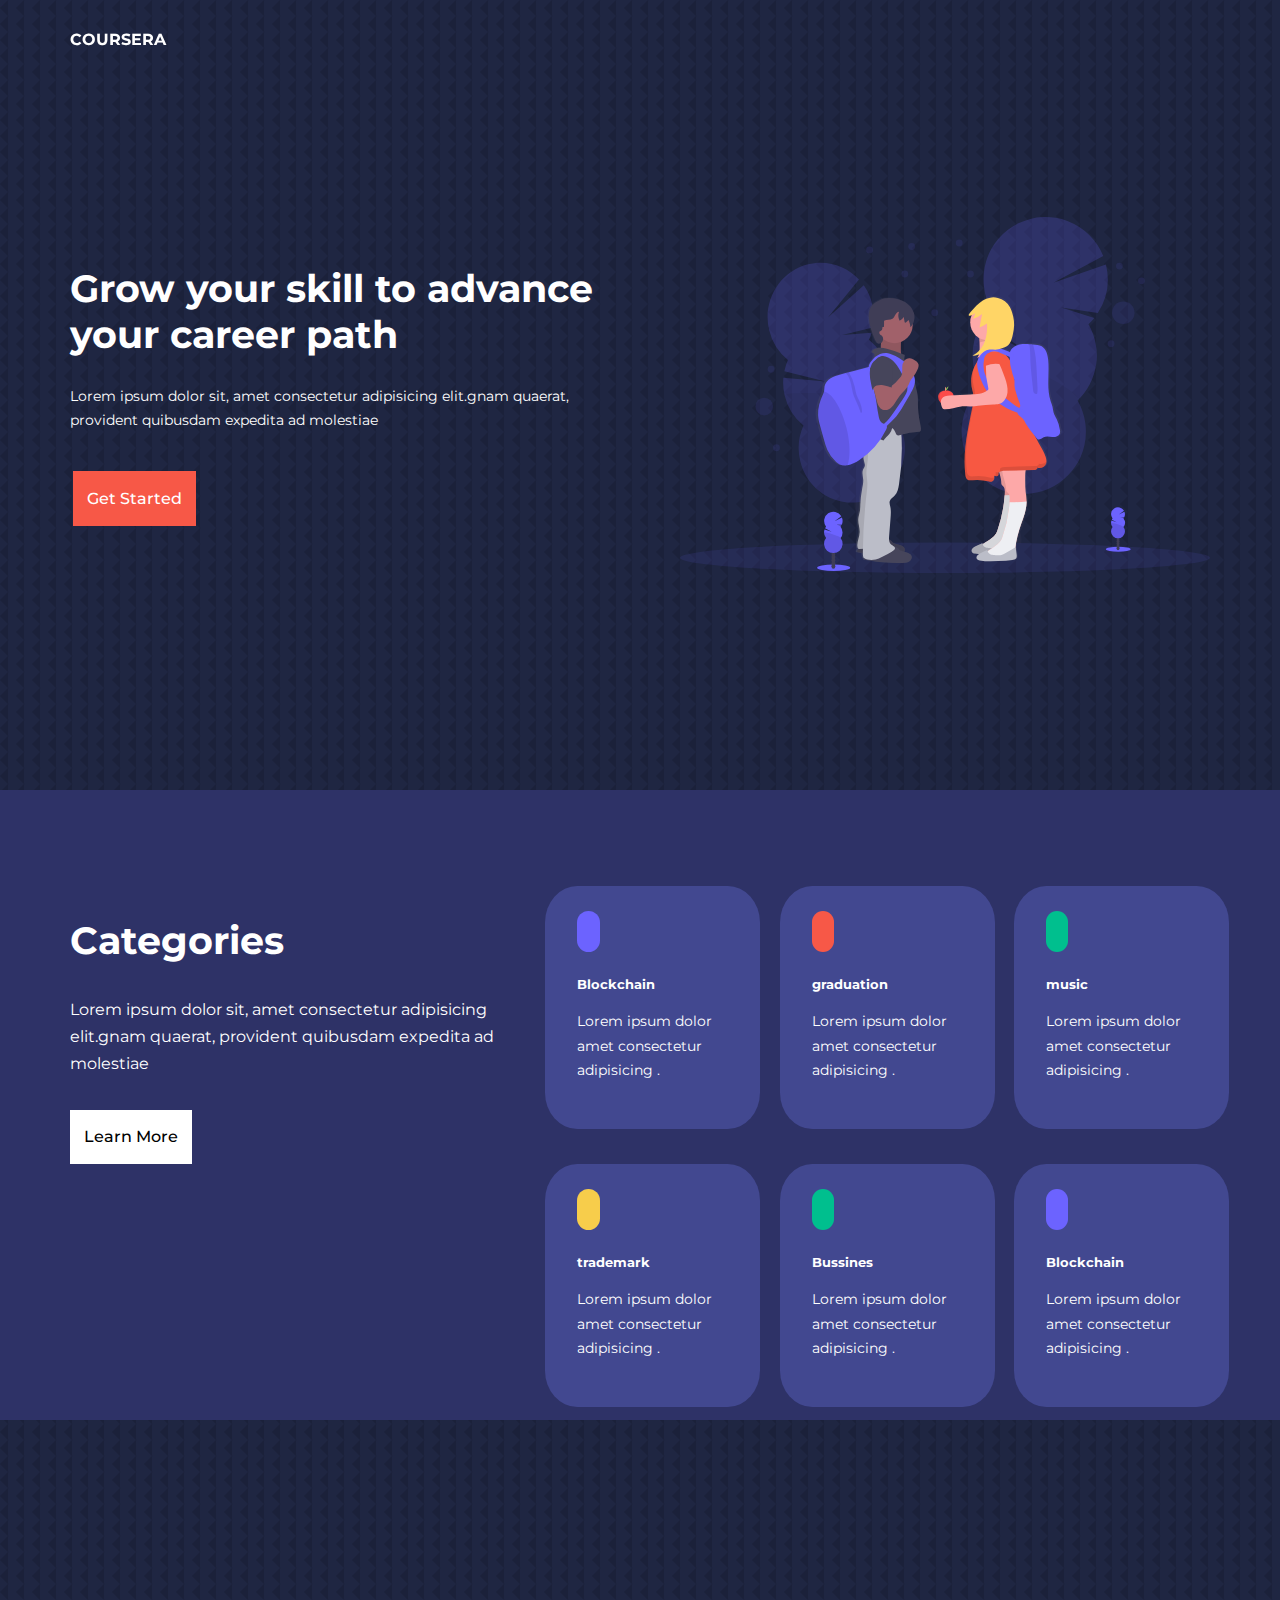
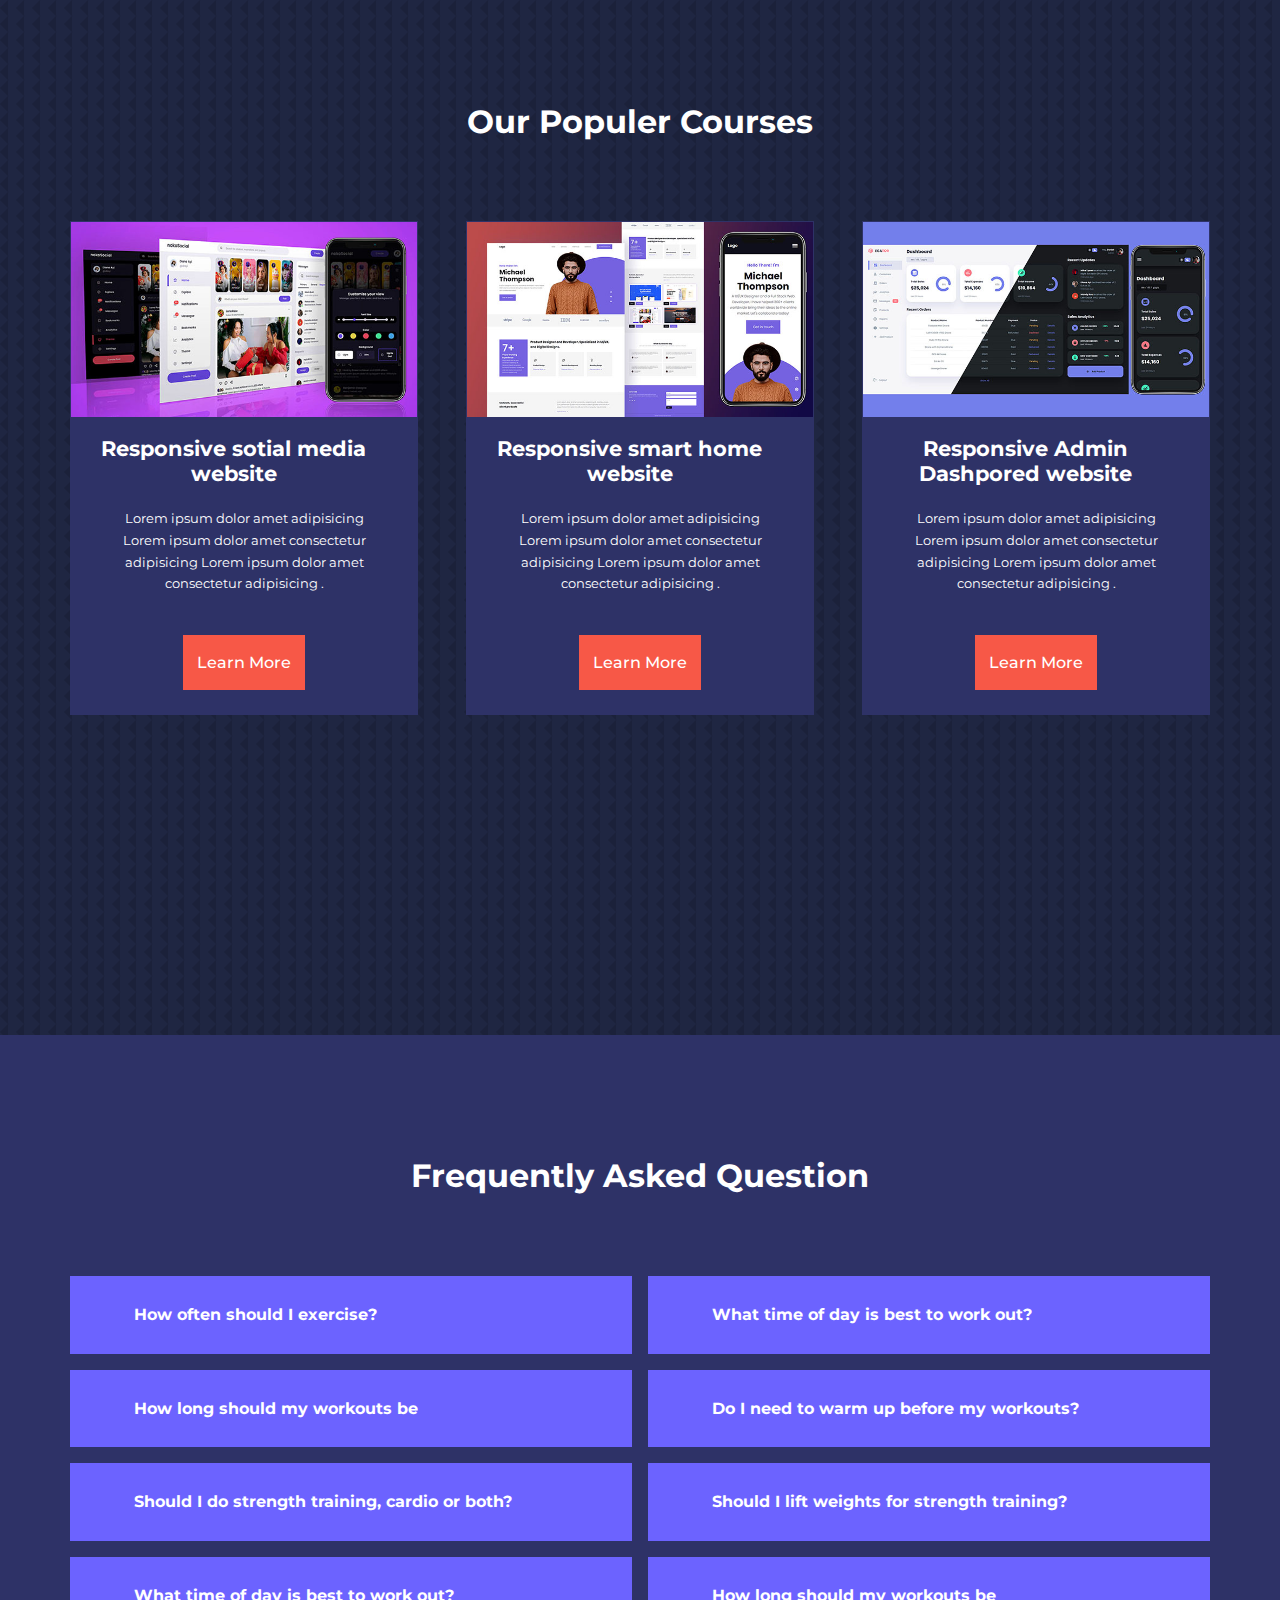
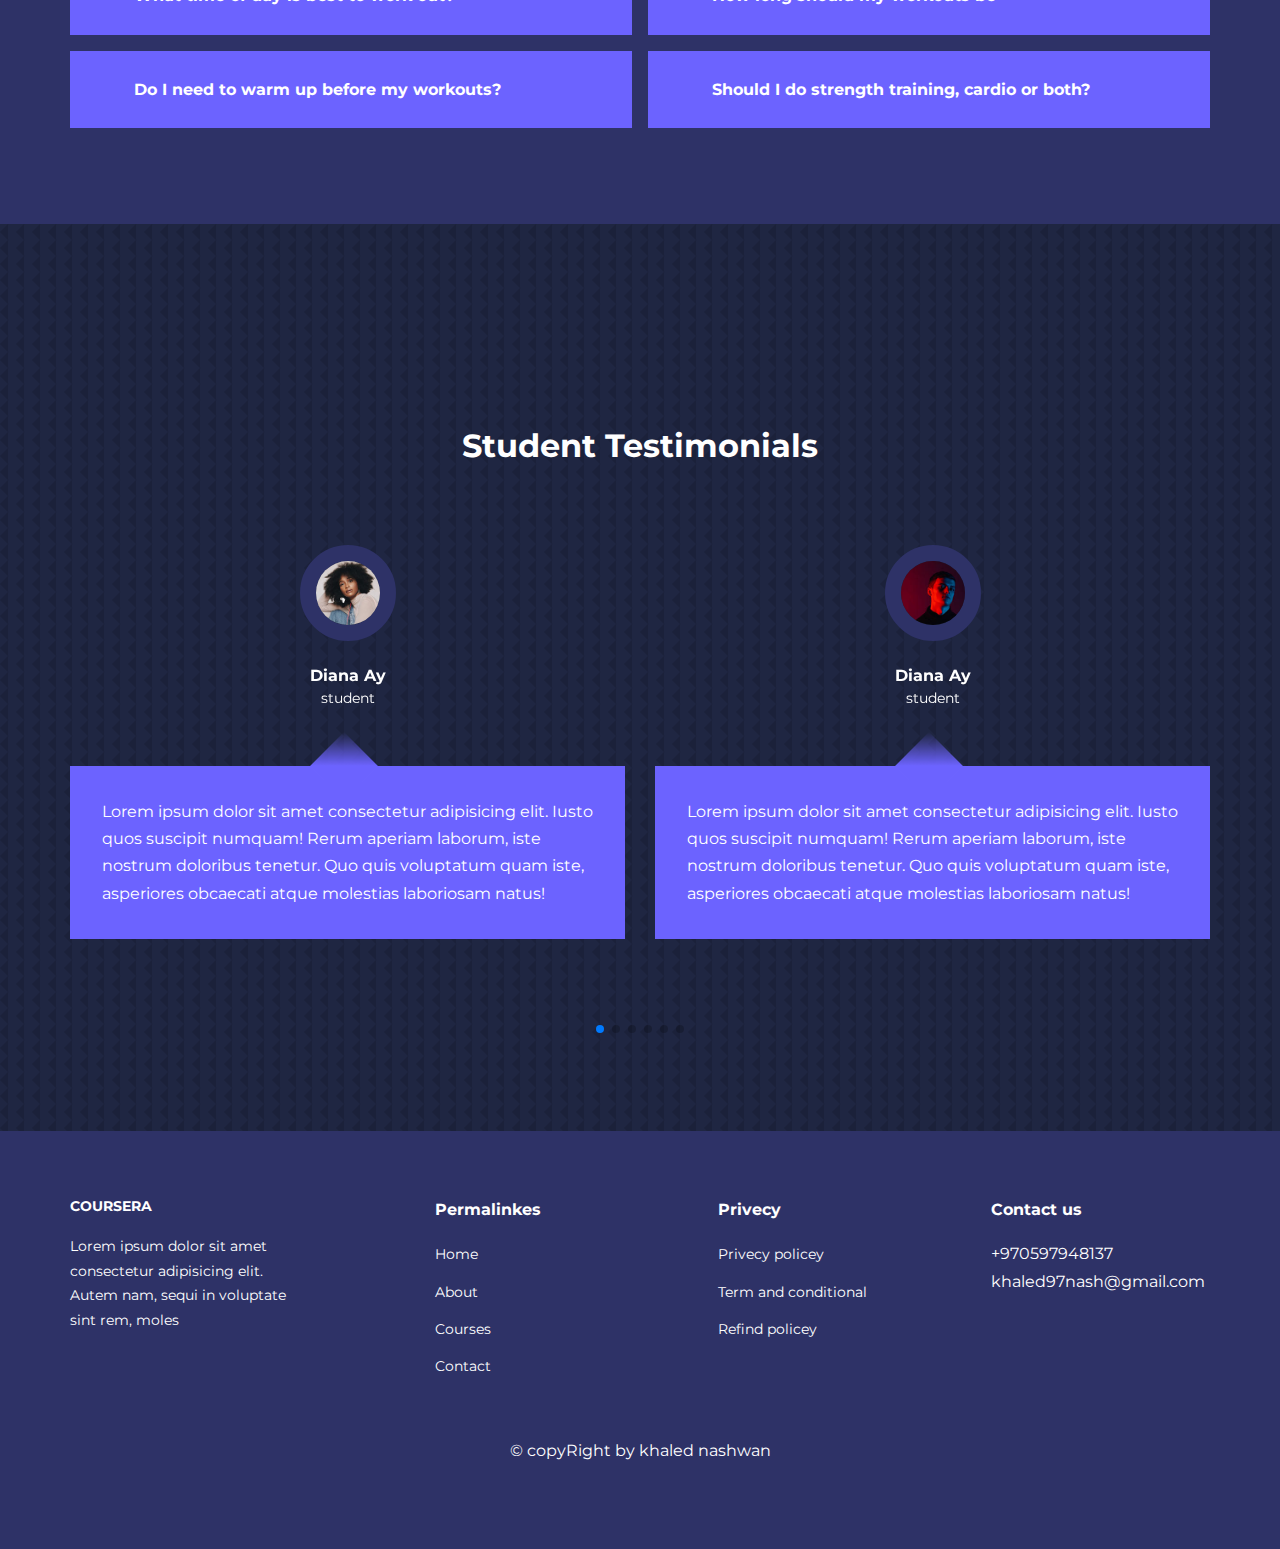
<file: index.html>
<!DOCTYPE html>
<html lang="en">
<head>
    <meta charset="UTF-8">
    <meta http-equiv="X-UA-Compatible" content="IE=edge">
    <meta name="viewport" content="width=device-width, initial-scale=1.0">
    <link rel="stylesheet" href="css/style.css">
    <link rel="stylesheet" href="css/global.css">
<link rel="preconnect" href="https://fonts.googleapis.com">
<link rel="preconnect" href="https://fonts.gstatic.com" crossorigin>
<link href="https://fonts.googleapis.com/css2?family=Montserrat:wght@300;400;500;600;700&display=swap" rel="stylesheet">
 <link rel="shortcut icon" href="./images/about achievements.svg" type="image/x-icon">
<link rel="stylesheet" href="https://cdn.jsdelivr.net/npm/swiper@8/swiper-bundle.min.css" />
<link rel="stylesheet" href="https://unicons.iconscout.com/release/v4.0.0/css/line.css">  
  <title>edictional course  </title> 
  <style>
    body{
        background-image: url("./images//bg-texture.png");
    }
  </style>
</head>

<body>

<nav>
<div class="container nav__container">
        <a href="index.html">
            <h4 class="logo">Coursera</h4>
        </a>
    <ul class="nav_menu">
        <li><a href="index.html">Home</a></li>
        <li><a href="about.html">About</a></li>
        <li><a href="courses.html">Courses</a></li>
        <li><a href="contact.html">Contact</a></li>
    </ul>
    <button id="open_menu" ><i class="uil uil-bars"></i></button>
    <button id="close_menu"><i class="uil uil-multiply"></i></button>

</div>
</nav>

<header>
    <div class="container container__header ">
    <div class="header_right__side">
        <h1>Grow your skill to advance your career path</h1>
        <p>Lorem ipsum dolor sit, amet consectetur adipisicing elit.gnam quaerat, provident quibusdam expedita ad molestiae</p>
        <a href="/courses.html" class="btn btn_header">get started</a>
    </div>
    <div class="header_left__side">
        <img src="/images/header.svg" alt="header">
    </div>
</div>
</header>

<section class="categories">
<div class="container container__categories">
<div class="categories_right__side">
<h1>Categories</h1>
<p>Lorem ipsum dolor sit, amet consectetur adipisicing elit.gnam quaerat, provident quibusdam expedita ad molestiae</p>
<a href="/courses.html" class="btn btn_categories">Learn more</a>

</div>
<div class="categories_left__side">

                <div class="card">
                <span class="category_icon"><i class="uil uil-bitcoin-circle"></i></span>
                <h5>Blockchain</h5>
                <p>Lorem ipsum dolor amet consectetur adipisicing .</p>
                </div>

                <div class="card">
                <span class="category_icon"><i class="uil uil-graduation-cap"></i></i></span>
                <h5>graduation</h5>
                <p>Lorem ipsum dolor amet consectetur adipisicing .</p>
                </div>

                <div class="card">
                <span class="category_icon"><i class="uil uil-music"></i></span>
                <h5>music</h5>
                <p>Lorem ipsum dolor amet consectetur adipisicing .</p>
                </div>

                <div class="card">
                <span class="category_icon"><i class="uil uil-trademark-circle"></i></span>
                <h5>trademark</h5>
                <p>Lorem ipsum dolor amet consectetur adipisicing .</p>
                </div>


                <div class="card">
                <span class="category_icon"><i class="uil uil-desktop"></i></span>
                <h5>Bussines</h5>
                <p>Lorem ipsum dolor amet consectetur adipisicing .</p>
                </div>


                <div class="card">
                <span class="category_icon"><i class="uil uil-bitcoin-circle"></i></span>
                <h5>Blockchain</h5>
                <p>Lorem ipsum dolor amet consectetur adipisicing .</p>
                </div>
</div>
 </div>
</section>

<section class="course">
            <h2 class="header_center">our populer courses</h2>
    <div class="container container__course">
        <article class="card_course">
            <img src="/images/course1.jpg" alt="course">
            <h4>Responsive sotial media website</h4>
         <p>Lorem ipsum dolor amet  adipisicing Lorem ipsum dolor amet consectetur adipisicing Lorem ipsum dolor amet consectetur adipisicing .</p>
            <a class="btn btn_header" href="courses.html">Learn more</a>
        </article>
            <article class="card_course">
                <img src="/images/course2.jpg" alt="course">
                <h4>Responsive smart home website</h4>
                <p>Lorem ipsum dolor amet  adipisicing Lorem ipsum dolor amet consectetur adipisicing Lorem ipsum dolor amet consectetur adipisicing .</p>
                <a class="btn btn_header" href="courses.html">Learn more</a>
            </article>
                <article class="card_course">
                    <img src="/images/course3.jpg" alt="course">
                    <h4>Responsive Admin Dashpored website</h4>
                    <p>Lorem ipsum dolor amet  adipisicing Lorem ipsum dolor amet consectetur adipisicing Lorem ipsum dolor amet consectetur adipisicing .</p>
                    <a class="btn btn_header" href="courses.html">Learn more</a>
                </article>

    </div>
</section>


<section class="FAQs">
    <h2 class="header_center">frequently asked question</h2>
    <div class="container container__FAQs">
        <div class="card_faqs">
            <div class="card_quesstion">
            <span class="faq_icone">
                <i class="uil uil-plus"></i> 
            </span>
            <h4>How often should I exercise?</h4>
            </div>
            <p >Consectetur adipisicing elit. Non ipsa dolorem, rem consequatur eum omnis ex, fuga temporibus qui nesciunt odio aliquam
            commodi culpa inventore ut similique repellendus perferendis sint!</p>
        </div>
        <div class="card_faqs">
             <div class="card_quesstion">
            <span class="faq_icone" ><i class="uil uil-plus"></i></span>
            <h4>What time of day is best to work out?</h4>
            </div>
            <p>Distinctio nihil blanditiis accusantium atque, quo maxime inventore eum! Cum dolorem quibusdam amet et qui. Eos, omnis
            beatae? Quas, est at! Molestiae quidem ab soluta exercitationem culpa nostrum iusto illum qui non a harum deserunt atque
            commodi at velit</p>
        </div>
        <div class="card_faqs">
             <div class="card_quesstion">
            <span class="faq_icone"><i class="uil uil-plus"></i></span>
            <h4>How long should my workouts be</h4>
            </div>
            <p>In publishing and graphic design, Lorem ipsum is a placeholder text commonly used to demonstrate the visual form of a
            document or a typeface without relying on meaningful content</p>
        </div>
        <div class="card_faqs">
            <div class="card_quesstion">
            <span class="faq_icone"><i class="uil uil-plus"></i></span>
            <h4>Do I need to warm up before my workouts?</h4>
            </div>
            <p>Molestiae quidem ab soluta exercitationem culpa nostrum iusto illum qui non a harum deserunt atque commodi at velit,
            consequatur quibusdam dignissimos cum labore possimus placeat consectetur nisi cupiditate? Qui totam est omnis dolor
            nobis quisquam veritatis a!</p>
        </div>
        <div class="card_faqs">
            <div class="card_quesstion">
            <span class="faq_icone"><i class="uil uil-plus"></i></span>
            <h4>Should I do strength training, cardio or both?</h4>
            </div>
            <p>Maiores fuga, cum praesentium esse laudantium! Distinctio nihil blanditiis accusantium atque, quo maxime inventore eum!
            Cum dolorem quibusdam amet et qui.</p>
        </div>
        <div class="card_faqs ">
            <div class="card_quesstion">
            <span class="faq_icone"><i class="uil uil-plus"></i></span>
            <h4>Should I lift weights for strength training?</h4>
           </div>
            <p>Quas, est at! Molestiae quidem ab soluta exercitationem culpa nostrum iusto illum qui non a harum deserunt atque commodi
            at velit, consequatur quibusdam dignissimos cum labore possimus placeat consectetur nisi cupiditate.</p>
        </div>
  
        <div class="card_faqs">
            <div class="card_quesstion">
                <span class="faq_icone"><i class="uil uil-plus"></i></span>
                <h4>What time of day is best to work out?</h4>
            </div>
            <p>Distinctio nihil blanditiis accusantium atque, quo maxime inventore eum! Cum dolorem quibusdam amet et qui. Eos,
                omnis
                beatae? Quas, est at! Molestiae quidem ab soluta exercitationem culpa nostrum iusto illum qui non a harum
                deserunt atque
                commodi at velit</p>
        </div>
        <div class="card_faqs">
            <div class="card_quesstion">
                <span class="faq_icone"> <i class="uil uil-plus"></i> </span>
                <h4>How long should my workouts be</h4>
            </div>
            <p>In publishing and graphic design, Lorem ipsum is a placeholder text commonly used to demonstrate the visual form
                of a
                document or a typeface without relying on meaningful content</p>
        </div>
        <div class="card_faqs">
            <div class="card_quesstion">
                <span class="faq_icone"><i class="uil uil-plus"></i></span>
                <h4>Do I need to warm up before my workouts?</h4>
            </div>
            <p>Molestiae quidem ab soluta exercitationem culpa nostrum iusto illum qui non a harum deserunt atque commodi at
                velit,
                consequatur quibusdam dignissimos cum labore possimus placeat consectetur nisi cupiditate? Qui totam est omnis
                dolor
                nobis quisquam veritatis a!</p>
        </div>
        <div class="card_faqs">
            <div class="card_quesstion">
                <span class="faq_icone"><i class="uil uil-plus"></i></span>
                <h4>Should I do strength training, cardio or both?</h4>
            </div>
            <p>Maiores fuga, cum praesentium esse laudantium! Distinctio nihil blanditiis accusantium atque, quo maxime
                inventore eum!
                Cum dolorem quibusdam amet et qui.</p>
        </div>
        </div>
        </section>


<section class="testimonials ">
    <h2 class="header_center">Student Testimonials</h2>
    <div class="container container__testimonials mySwiper ">
        <div class="swiper-wrapper">
        <div class="card_testimonials swiper-slide">
            <img src="/images/avatar1.jpg" alt="">
            <h5 class="name">Diana Ay</h5>
            <p class="career" >student</p>
            <p class="testimonials_text">Lorem ipsum dolor sit amet consectetur adipisicing elit. Iusto quos suscipit numquam! Rerum aperiam laborum, iste nostrum doloribus tenetur. Quo quis voluptatum quam iste, asperiores obcaecati atque molestias laboriosam natus!</p>
        </div>
        <div class="card_testimonials swiper-slide">
            <img src="/images/avatar2.jpg" alt="">
            <h5 class="name">Diana Ay</h5>
            <p class="career" >student</p>
            <p class="testimonials_text">Lorem ipsum dolor sit amet consectetur adipisicing elit. Iusto quos suscipit numquam! Rerum aperiam laborum, iste
                nostrum doloribus tenetur. Quo quis voluptatum quam iste, asperiores obcaecati atque molestias laboriosam natus!
            </p>   
        </div>
         <div class="card_testimonials swiper-slide">
            <img src="/images/avatar3.jpg" alt="">
            <h5 class="name">Diana Ay</h5>
            <p class="career">student</p>
            <p class="testimonials_text">Lorem ipsum dolor sit amet consectetur adipisicing elit. Iusto quos suscipit numquam!
                Rerum aperiam laborum, iste nostrum doloribus tenetur. Quo quis voluptatum quam iste, asperiores obcaecati atque
                molestias laboriosam natus!</p>
        </div>
        <div class="card_testimonials swiper-slide">
            <img src="/images/avatar4.jpg" alt="">
            <h5 class="name">Diana Ay</h5>
            <p class="career">student</p>
            <p class="testimonials_text">Lorem ipsum dolor sit amet consectetur adipisicing elit. Iusto quos suscipit numquam!
                Rerum aperiam laborum, iste
                nostrum doloribus tenetur. Quo quis voluptatum quam iste, asperiores obcaecati atque molestias laboriosam natus!
            </p>
        </div>
        <div class="card_testimonials swiper-slide">
            <img src="/images/avatar5.jpg" alt="">
            <h5 class="name">Diana Ay</h5>
            <p class="career">student</p>
            <p class="testimonials_text">Lorem ipsum dolor sit amet consectetur adipisicing elit. Iusto quos suscipit numquam!
                Rerum aperiam laborum, iste nostrum doloribus tenetur. Quo quis voluptatum quam iste, asperiores obcaecati atque
                molestias laboriosam natus!</p>
        </div>
        <div class="card_testimonials swiper-slide">
            <img src="/images/avatar6.jpg" alt="">
            <h5 class="name">Diana Ay</h5>
            <p class="career">student</p>
            <p class="testimonials_text">Lorem ipsum dolor sit amet consectetur adipisicing elit. Iusto quos suscipit numquam!
                Rerum aperiam laborum, iste
                nostrum doloribus tenetur. Quo quis voluptatum quam iste, asperiores obcaecati atque molestias laboriosam natus!
            </p>
        </div>

            <div class="card_testimonials swiper-slide">
                <img src="/images/avatar7.jpg" alt="">
                <h5 class="name">Diana Ay</h5>
                <p class="career">student</p>
                <p class="testimonials_text">Lorem ipsum dolor sit amet consectetur adipisicing elit. Iusto quos suscipit numquam!
                    Rerum aperiam laborum, iste
                    nostrum doloribus tenetur. Quo quis voluptatum quam iste, asperiores obcaecati atque molestias laboriosam natus!
                </p>
            </div>

        </div>
    <div class="swiper-pagination"></div>

    </div>

    </section>
    
    <footer>
    <div class="container container__footer">

        <div class="columen col_0">
<a href="index.html">
    <h4 class="logo">Coursera</h4>
</a>            
<p class="main_footer_text">Lorem ipsum dolor sit amet consectetur adipisicing elit. Autem nam, sequi in voluptate sint rem, moles</p>
        </div>

        <div class="columen col_1">
            <h4>Permalinkes</h4>
            <ul class="permalinkes">
        <li><a href="index.html">Home</a></li>
        <li><a href="about.html">About</a></li>
        <li><a href="courses.html">Courses</a></li>
        <li><a href="contact.html">Contact</a></li>
        </ul>
        </div>

        <div class="columen col_2">
            <h4>Privecy</h4>
            <ul class="permalinkes">
                <li><a href="#">Privecy policey</a></li>
                <li><a href="#">Term and conditional</a></li>
                <li><a href="#">Refind policey</a></li>
            </ul>
        </div>

        <div class="columen col_3">
            <h4>Contact us</h4>
            <p>+970597948137</p>
            <p class="email">khaled97nash@gmail.com</p>
            <div class="icon_footer">
                <a href="#"> <i class="uil uil-facebook-f"></i></a>
            <a href="#"><i class="uil uil-instagram-alt"></i></a>
            <a href="#"><i class="uil uil-twitter"></i></a>
               <a href="#"> <i class="uil uil-linkedin-alt"></i></a>
            </div>
        </div>
        
        </div>
        <div class="copy">
         <p>&copy copyRight by khaled nashwan</p> 
       </div>
    </footer>
    <script src="https://cdn.jsdelivr.net/npm/swiper@8/swiper-bundle.min.js"></script>
<script src="/main.js"></script>

<script>
    var swiper = new Swiper(".mySwiper", {
        slidesPerView: 1,
        spaceBetween: 30,
        pagination: {
            el: ".swiper-pagination",
            clickable: true,
        },
       breakpoints: {
        600:{
            slidesPerView: 2
        }
       }
    });
</script>
</body>
</html>
</file>
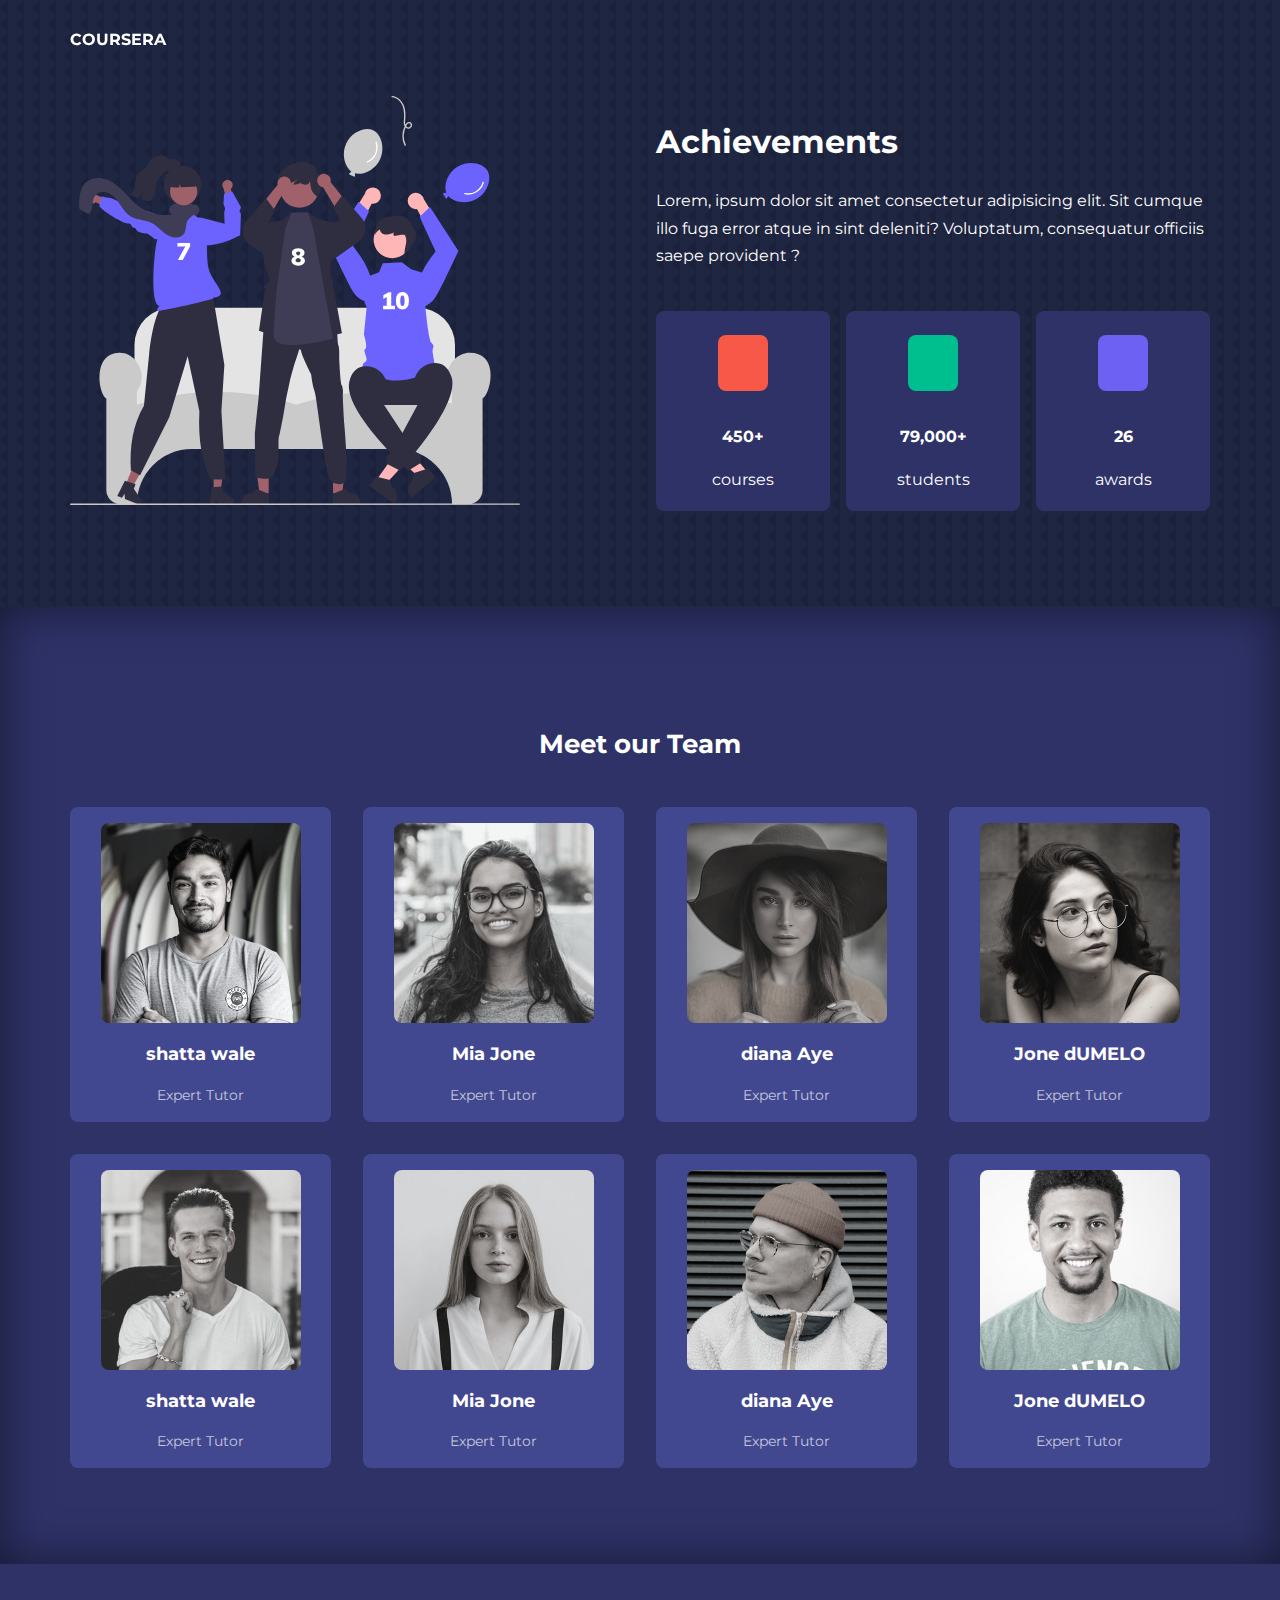
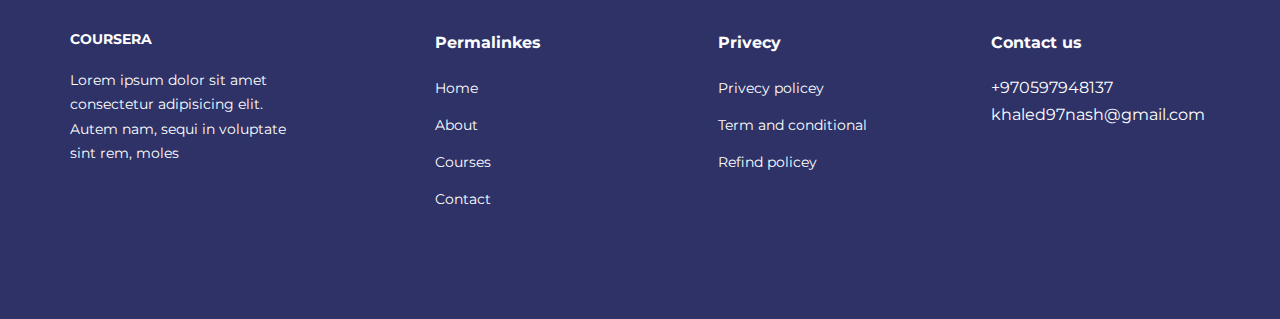
<file: about.html>
<!DOCTYPE html>
<html lang="en">

<head>
    <meta charset="UTF-8">
    <meta http-equiv="X-UA-Compatible" content="IE=edge">
    <meta name="viewport" content="width=device-width, initial-scale=1.0">
    <link rel="stylesheet" href="css/about.css">
    <link rel="stylesheet" href="css/global.css">
    <link rel="stylesheet" href="css/style.css">
    <link rel="preconnect" href="https://fonts.googleapis.com">
    <link rel="preconnect" href="https://fonts.gstatic.com" crossorigin>
    <link href="https://fonts.googleapis.com/css2?family=Montserrat:wght@300;400;500;600;700&display=swap"
        rel="stylesheet">
    <link rel="shortcut icon" href="./images/about achievements.svg" type="image/x-icon">
    <link rel="stylesheet" href="https://unicons.iconscout.com/release/v4.0.0/css/line.css">
    <title>edictional course </title>
    <style>
        body {
            background-image: url("./images//bg-texture.png");
        }
    </style>
</head>

<body>

    <nav>
        <div class="container nav__container">
            <a href="index.html">
                <h4 class="logo">Coursera</h4>
            </a>
            <ul class="nav_menu">
                <li><a href="index.html">Home</a></li>
                <li><a href="about.html">About</a></li>
                <li><a href="courses.html">Courses</a></li>
                <li><a href="contact.html">Contact</a></li>
            </ul>
            <button id="open_menu"><i class="uil uil-bars"></i></button>
            <button id="close_menu"><i class="uil uil-multiply"></i></button>

        </div>
    </nav>
    <section class="achievements">
        <div class="container about-container">
        <div class="about-right">
            <img src="./images/about achievements.svg" alt="about" >
        </div>
        <div class="about-left">
            <div class="high">
                <h2>Achievements</h2>
                <p class="about-paragrph">Lorem, ipsum dolor sit amet consectetur adipisicing elit. Sit cumque illo fuga error atque in sint deleniti? Voluptatum, consequatur officiis saepe provident ?</p>
            </div>
            <div class="low">
                <div class="about-card">
                    <span class="about-icon1">
                        <i class="uil uil-video"></i>
                    </span>
                    
                    <div class="about-hea">450+</div>
                    <p class="about-paragrph">courses</p>
                </div>

                <div class="about-card">
                <span class="about-icon2">
                <i class="uil uil-users-alt"></i>
                </span>
                <div class="about-hea">79,000+</div>
                <p class="about-paragrph">students</p>
                </div>

                <div class="about-card">
                    <span class="about-icon3">
                    <i class="uil uil-award"></i>
                    </span>
                <div class="about-hea">26</div>
                <p class="about-paragrph" >awards</p>
                </div>
            </div>
            </div>

            </div>

        
    </section>

    <section  style="background-color: var(--color-bg1);" class="about-team">
        <div class="container">
            <h3 class="team-head">Meet our Team</h3>
                <div class="team-member">
                    <div class="team-card">
                            <img src="./images/tm1.jpg" alt="">
                        <div class="team-card-head">shatta wale</div>
                        <p class="Tutor">Expert Tutor</p>
                            <div class="team-socials">
                                <a href="https://www.instagram.com/" target="_blank"><i class="uil uil-instagram"></i></a>
                                <a href="https://twitter.com/" target="_blank"><i class="uil uil-twitter"></i></a>
                                <a href="https://www.linkedin.com/" target="_blank"><i class="uil uil-linkedin"></i></a>
                            </div>
                    </div>

                    <div class="team-card">
                        <img src="./images/tm2.jpg" alt="">
                        <div class="team-card-head">Mia Jone</div>
                        <p class="Tutor">Expert Tutor</p>
                            <div class="team-socials">
                                <a href="https://www.instagram.com/" target="_blank"><i class="uil uil-instagram"></i></a>
                                <a href="https://twitter.com/" target="_blank"><i class="uil uil-twitter"></i></a>
                                <a href="https://www.linkedin.com/" target="_blank"><i class="uil uil-linkedin"></i></a>
                            </div>
                    </div>

                    <div class="team-card">
                        <img src="./images/tm3.jpg" alt="">
                        <div class="team-card-head">diana Aye</div>
                        <p class="Tutor">Expert Tutor</p>
                            <div class="team-socials">
                                <a href="https://www.instagram.com/" target="_blank"><i class="uil uil-instagram"></i></a>
                                <a href="https://twitter.com/" target="_blank"><i class="uil uil-twitter"></i></a>
                                <a href="https://www.linkedin.com/" target="_blank"><i class="uil uil-linkedin"></i></a>
                            </div>
                    </div>


                    <div class="team-card">
                        <img src="./images/tm5.jpg" alt="">
                        <div class="team-card-head">Jone dUMELO</div>
                        <p class="Tutor">Expert Tutor</p>
                            <div class="team-socials">
                                <a href="https://www.instagram.com/" target="_blank"><i class="uil uil-instagram"></i></a>
                                <a href="https://twitter.com/" target="_blank"><i class="uil uil-twitter"></i></a>
                                <a href="https://www.linkedin.com/" target="_blank"><i class="uil uil-linkedin"></i></a>
                            </div>
                    </div>

                    <div class="team-card">
                        <img src="./images/tm6.jpg" alt="">
                        <div class="team-card-head">shatta wale</div>
                        <p class="Tutor">Expert Tutor</p>
                        <div class="team-socials">
                            <a href="https://www.instagram.com/" target="_blank"><i class="uil uil-instagram"></i></a>
                            <a href="https://twitter.com/" target="_blank"><i class="uil uil-twitter"></i></a>
                            <a href="https://www.linkedin.com/" target="_blank"><i class="uil uil-linkedin"></i></a>
                                <div class="team-socials">
                                    <a href="https://www.instagram.com/" target="_blank"><i class="uil uil-instagram"></i></a>
                                    <a href="https://twitter.com/" target="_blank"><i class="uil uil-twitter"></i></a>
                                    <a href="https://www.linkedin.com/" target="_blank"><i class="uil uil-linkedin"></i></a>
                                </div>
                        </div>
                    </div>
                    
                    <div class="team-card">
                        <img src="./images/tm7.jpg" alt="">
                        <div class="team-card-head">Mia Jone</div>
                        <p class="Tutor">Expert Tutor</p>
                            <div class="team-socials">
                                <a href="https://www.instagram.com/" target="_blank"><i class="uil uil-instagram"></i></a>
                                <a href="https://twitter.com/" target="_blank"><i class="uil uil-twitter"></i></a>
                                <a href="https://www.linkedin.com/" target="_blank"><i class="uil uil-linkedin"></i></a>
                            </div>
                    </div>
                    
                    <div class="team-card">
                        <img src="./images/tm8.jpg" alt="">
                        <div class="team-card-head">diana Aye</div>
                        <p class="Tutor">Expert Tutor</p>
                            <div class="team-socials">
                                <a href="https://www.instagram.com/" target="_blank"><i class="uil uil-instagram"></i></a>
                                <a href="https://twitter.com/" target="_blank"><i class="uil uil-twitter"></i></a>
                                <a href="https://www.linkedin.com/" target="_blank"><i class="uil uil-linkedin"></i></a>
                            </div>
                    </div>
                    
                    
                    <div class="team-card">
                        <img src="./images/tm4.jpg" alt="">
                        <div class="team-card-head">Jone dUMELO</div>
                        <p class="Tutor">Expert Tutor</p>
                            <div class="team-socials">
                                <a href="https://www.instagram.com/" target="_blank"><i class="uil uil-instagram"></i></a>
                                <a href="https://twitter.com/" target="_blank"><i class="uil uil-twitter"></i></a>
                                <a href="https://www.linkedin.com/" target="_blank"><i class="uil uil-linkedin"></i></a>
                            </div>
                    </div>
                </div>
            </div>
    </section>
    <footer>
        <div class="container container__footer">
    
            <div class="columen col_0">
                <a href="index.html">
                    <h4 class="logo">Coursera</h4>
                </a>
                <p class="main_footer_text">Lorem ipsum dolor sit amet consectetur adipisicing elit. Autem nam, sequi in
                    voluptate sint rem, moles</p>
            </div>
    
            <div class="columen col_1">
                <h4>Permalinkes</h4>
                <ul class="permalinkes">
                    <li><a href="index.html">Home</a></li>
                    <li><a href="about.html">About</a></li>
                    <li><a href="courses.html">Courses</a></li>
                    <li><a href="contact.html">Contact</a></li>
                </ul>
            </div>
    
            <div class="columen col_2">
                <h4>Privecy</h4>
                <ul class="permalinkes">
                    <li><a href="#">Privecy policey</a></li>
                    <li><a href="#">Term and conditional</a></li>
                    <li><a href="#">Refind policey</a></li>
                </ul>
            </div>
    
            <div class="columen col_3">
                <h4>Contact us</h4>
                <p>+970597948137</p>
                <p class="email">khaled97nash@gmail.com</p>
                <div class="icon_footer">
                    <a href="#"> <i class="uil uil-facebook-f"></i></a>
                    <a href="#"><i class="uil uil-instagram-alt"></i></a>
                    <a href="#"><i class="uil uil-twitter"></i></a>
                    <a href="#"> <i class="uil uil-linkedin-alt"></i></a>
                </div>
            </div>
    
        </div>
    </footer>
<script src="/main.js"></script>

</body>
</html>
</file>
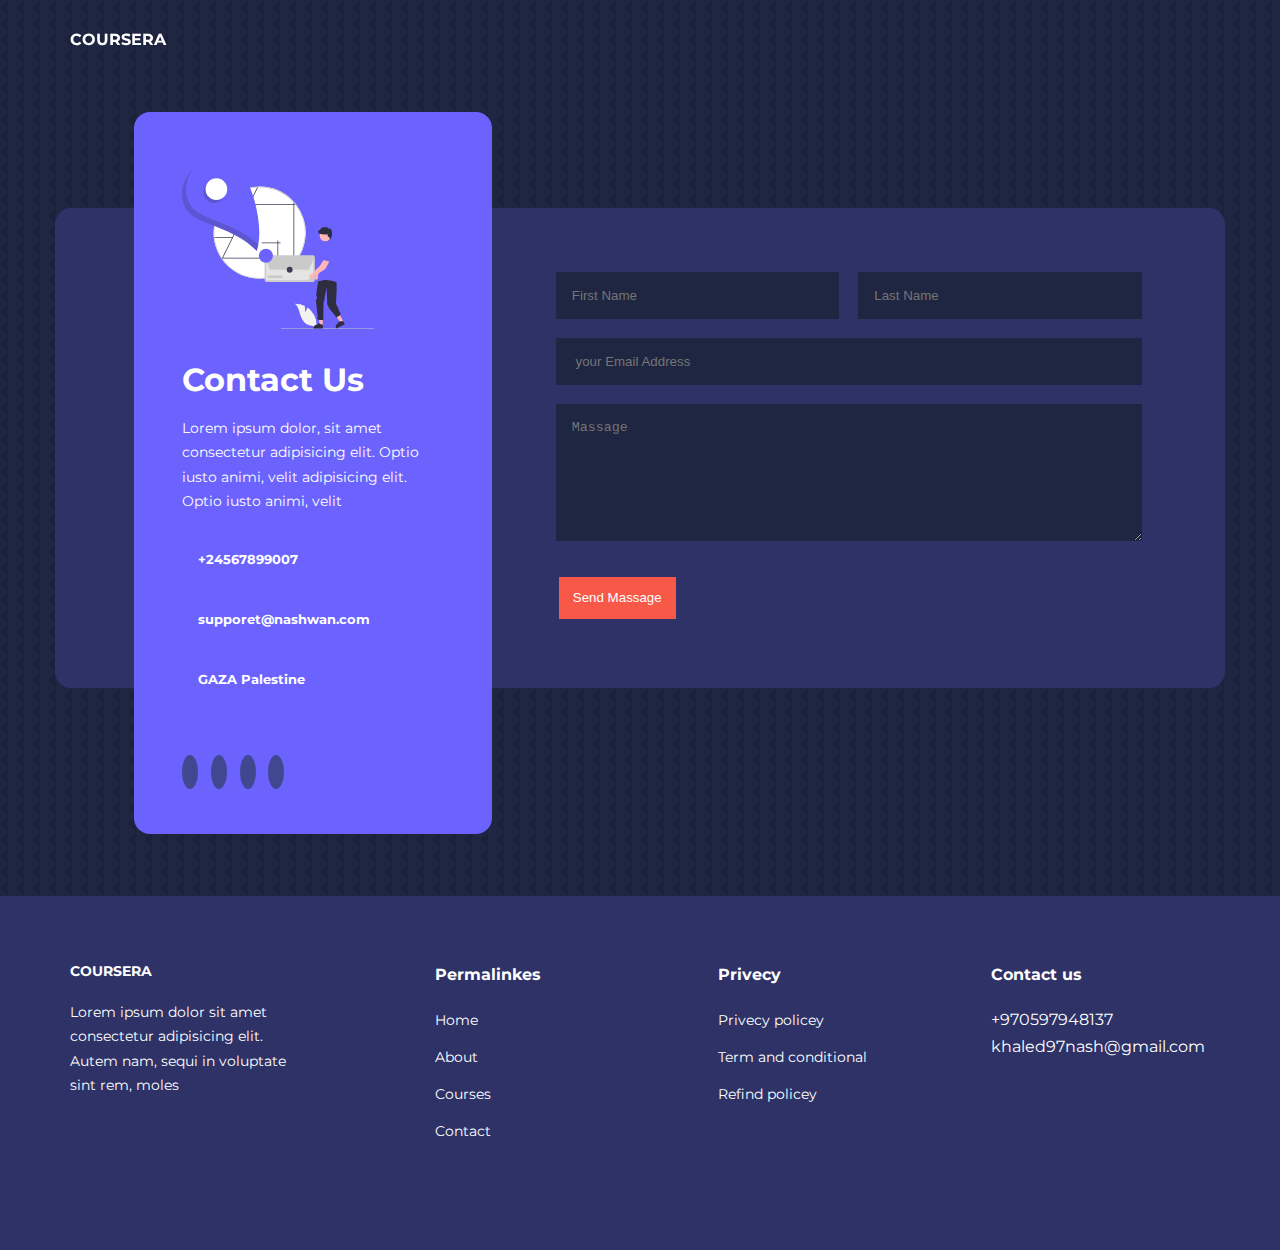
<file: contact.html>
<!DOCTYPE html>
<html lang="en">

<head>
    <meta charset="UTF-8">
    <meta http-equiv="X-UA-Compatible" content="IE=edge">
    <meta name="viewport" content="width=device-width, initial-scale=1.0">
    <link rel="stylesheet" href="css/contact.css">
    <link rel="stylesheet" href="css/style.css">
    <link rel="stylesheet" href="css/global.css">
    <link rel="preconnect" href="https://fonts.googleapis.com">
    <link rel="preconnect" href="https://fonts.gstatic.com" crossorigin>
    <link href="https://fonts.googleapis.com/css2?family=Montserrat:wght@300;400;500;600;700&display=swap"
        rel="stylesheet">
    <link rel="shortcut icon" href="./images/about achievements.svg" type="image/x-icon">
    <link rel="stylesheet" href="https://unicons.iconscout.com/release/v4.0.0/css/line.css">
    <title>edictional course </title>
        <style>
            body {
                background-image: url("./images//bg-texture.png");
            }
        </style>
</head>

<body>

    <nav>
        <div class="container nav__container">
            <a href="index.html">
                <h4 class="logo">Coursera</h4>
            </a>
            <ul class="nav_menu">
                <li><a href="index.html">Home</a></li>
                <li><a href="about.html">About</a></li>
                <li><a href="courses.html">Courses</a></li>
                <li><a href="contact.html">Contact</a></li>
            </ul>
            <button id="open_menu"><i class="uil uil-bars"></i></button>
            <button id="close_menu"><i class="uil uil-multiply"></i></button>

        </div>
    </nav>

    <section class="contact">
        <div class="container contact-container">
            <aside class="contact-aside">
                <div class="aside-image">
                    <img src="./images/contact.svg" alt="">
                </div>
                <h2>contact us </h2>
                <p>Lorem ipsum dolor, sit amet consectetur adipisicing elit. Optio iusto animi, velit adipisicing elit. Optio iusto animi, velit </p>
                <ul class="contact-detail">
                    <li>
                        <i class="uil uil-phone-times"></i>
                        <h5>+24567899007</h5>
                    </li>
                    <li>
                        <i class="uil uil-envelope"></i>
                        <h5>supporet@nashwan.com</h5>
                    </li>
                    <li>
                        <i class="uil uil-location-point"></i>
                        <h5>GAZA Palestine</h5>
                    </li>
                </ul>
                <ul class="contact-socials">
                        <li><a href=""><i class="uil uil-facebook-f"></i></a></li>
                        <li> <a href="https://www.linkedin.com/" target="_blank"><i class="uil uil-linkedin"></i> </a> </li>
                       <li> <a href="https://www.instagram.com/" target="_blank"><i class="uil uil-instagram"></i></a> </li>    
                        <li> <a href="https://twitter.com/" target="_blank"><i class="uil uil-twitter"></i></a> </li>    
                </ul>
            </aside>
            <form action="https://formspree.io/f/xyyvrvbv" method="POST" class="contact-form">
                <div class="form-name">
                    <input type="text" name="First Name" placeholder="First Name" required>
                    <input type="text" name="Last Name" placeholder="Last Name" required>
                </div>
                <input type="email" name="Email Address" placeholder=" your Email Address" required >
                <textarea name="Massage"  placeholder="Massage"  rows="7" required></textarea>
                <button class="btn btn_header" type="submit">send Massage </button>
            </form>
        </div>
    </section>

    <footer>
        <div class="container container__footer">
    
            <div class="columen col_0">
                <a href="index.html">
                    <h4 class="logo">Coursera</h4>
                </a>
                <p class="main_footer_text">Lorem ipsum dolor sit amet consectetur adipisicing elit. Autem nam, sequi in
                    voluptate sint rem, moles</p>
            </div>
    
            <div class="columen col_1">
                <h4>Permalinkes</h4>
                <ul class="permalinkes">
                    <li><a href="index.html">Home</a></li>
                    <li><a href="about.html">About</a></li>
                    <li><a href="courses.html">Courses</a></li>
                    <li><a href="contact.html">Contact</a></li>
                </ul>
            </div>
    
            <div class="columen col_2">
                <h4>Privecy</h4>
                <ul class="permalinkes">
                    <li><a href="#">Privecy policey</a></li>
                    <li><a href="#">Term and conditional</a></li>
                    <li><a href="#">Refind policey</a></li>
                </ul>
            </div>
    
            <div class="columen col_3">
                <h4>Contact us</h4>
                <p>+970597948137</p>
                <p class="email">khaled97nash@gmail.com</p>
                <div class="icon_footer">
                    <a href="#"> <i class="uil uil-facebook-f"></i></a>
                    <a href="#"><i class="uil uil-instagram-alt"></i></a>
                    <a href="#"><i class="uil uil-twitter"></i></a>
                    <a href="#"> <i class="uil uil-linkedin-alt"></i></a>
                </div>
            </div>
    
        </div>
    </footer>
<script src="/main.js"></script>

</body>
</html>
</file>
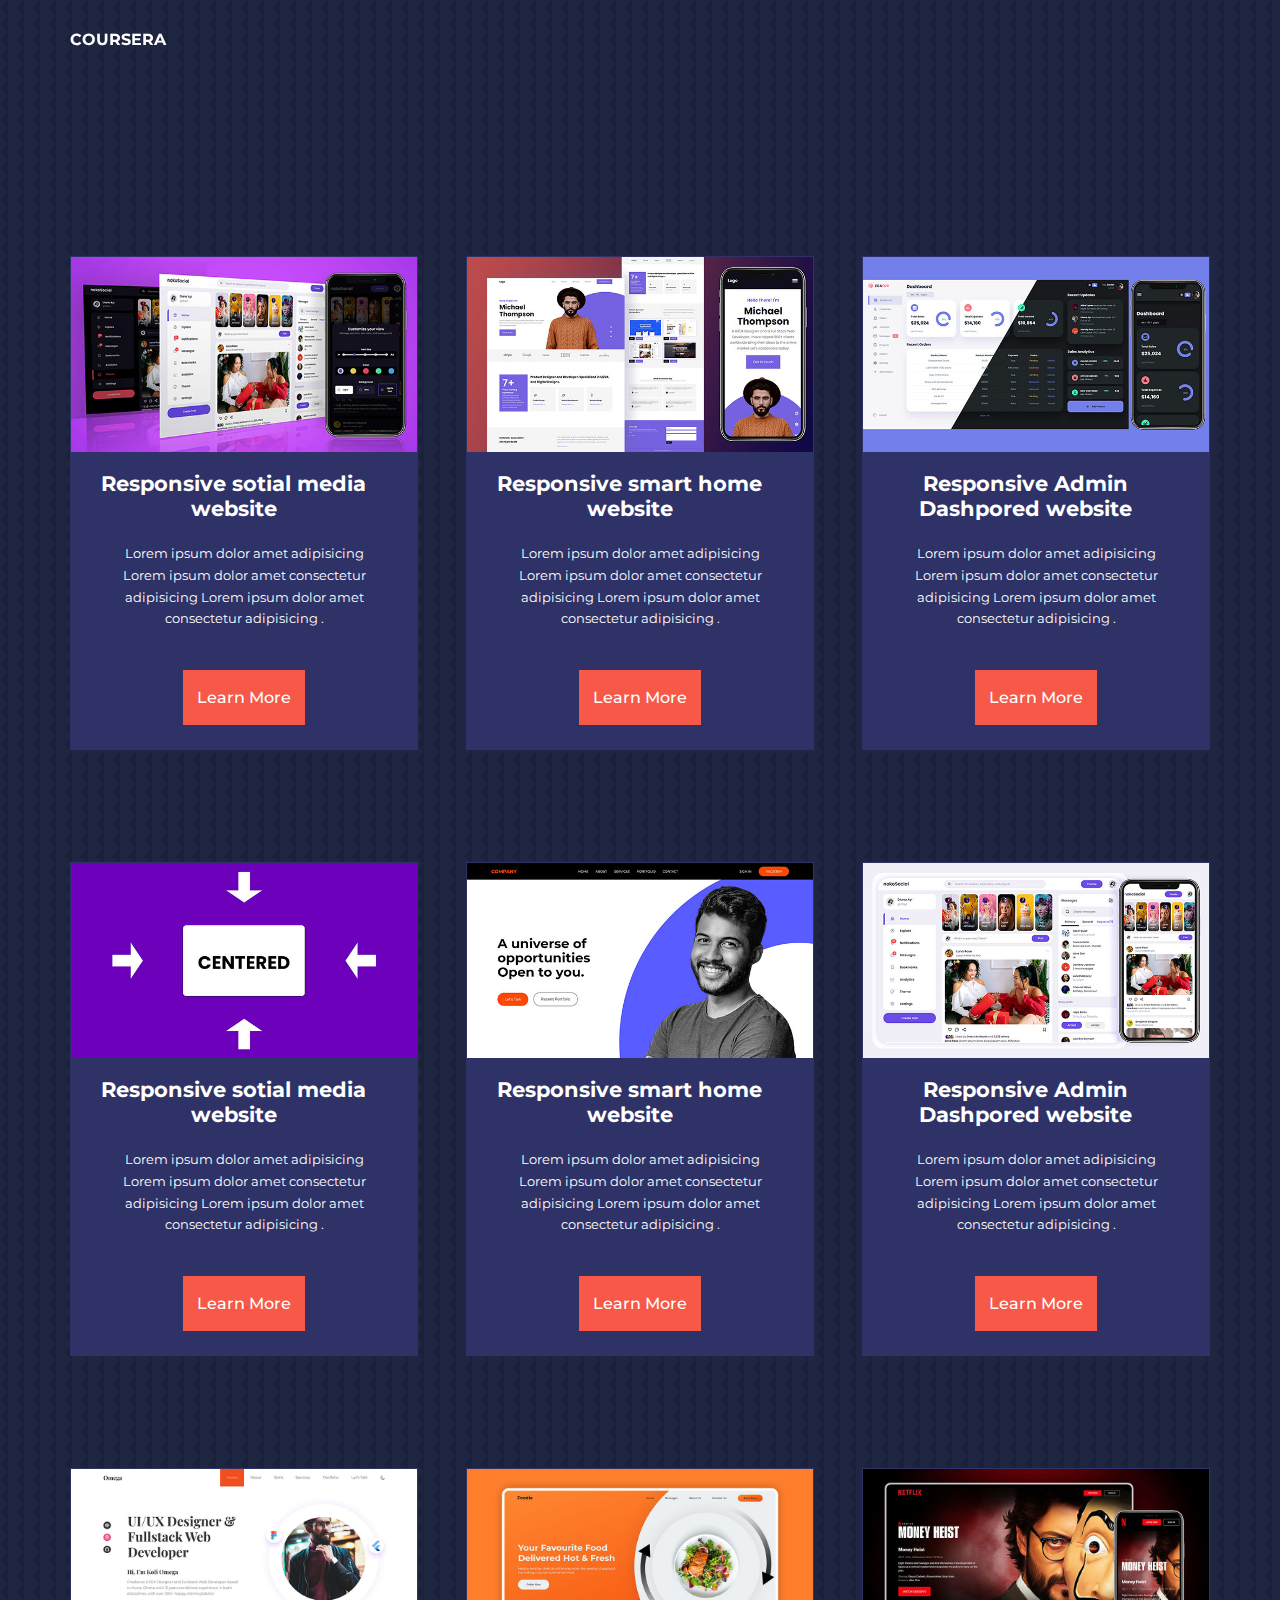
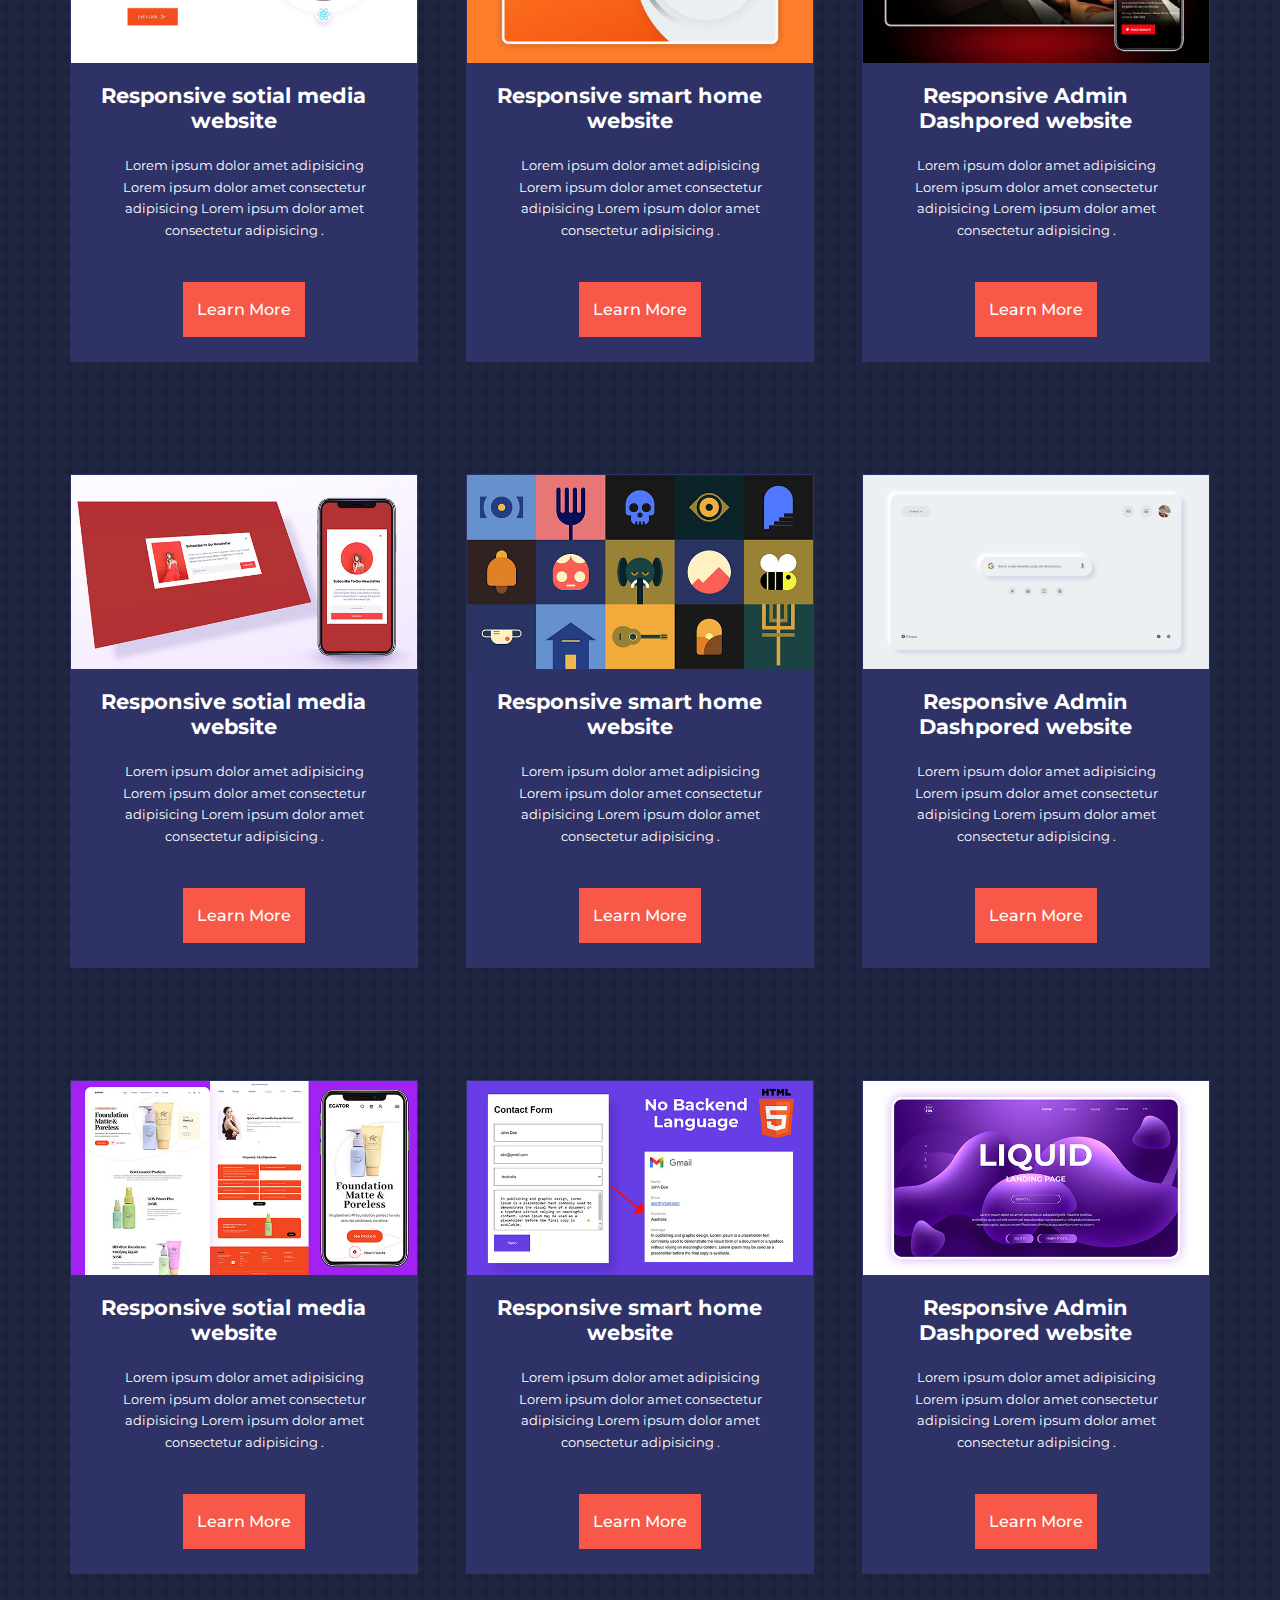
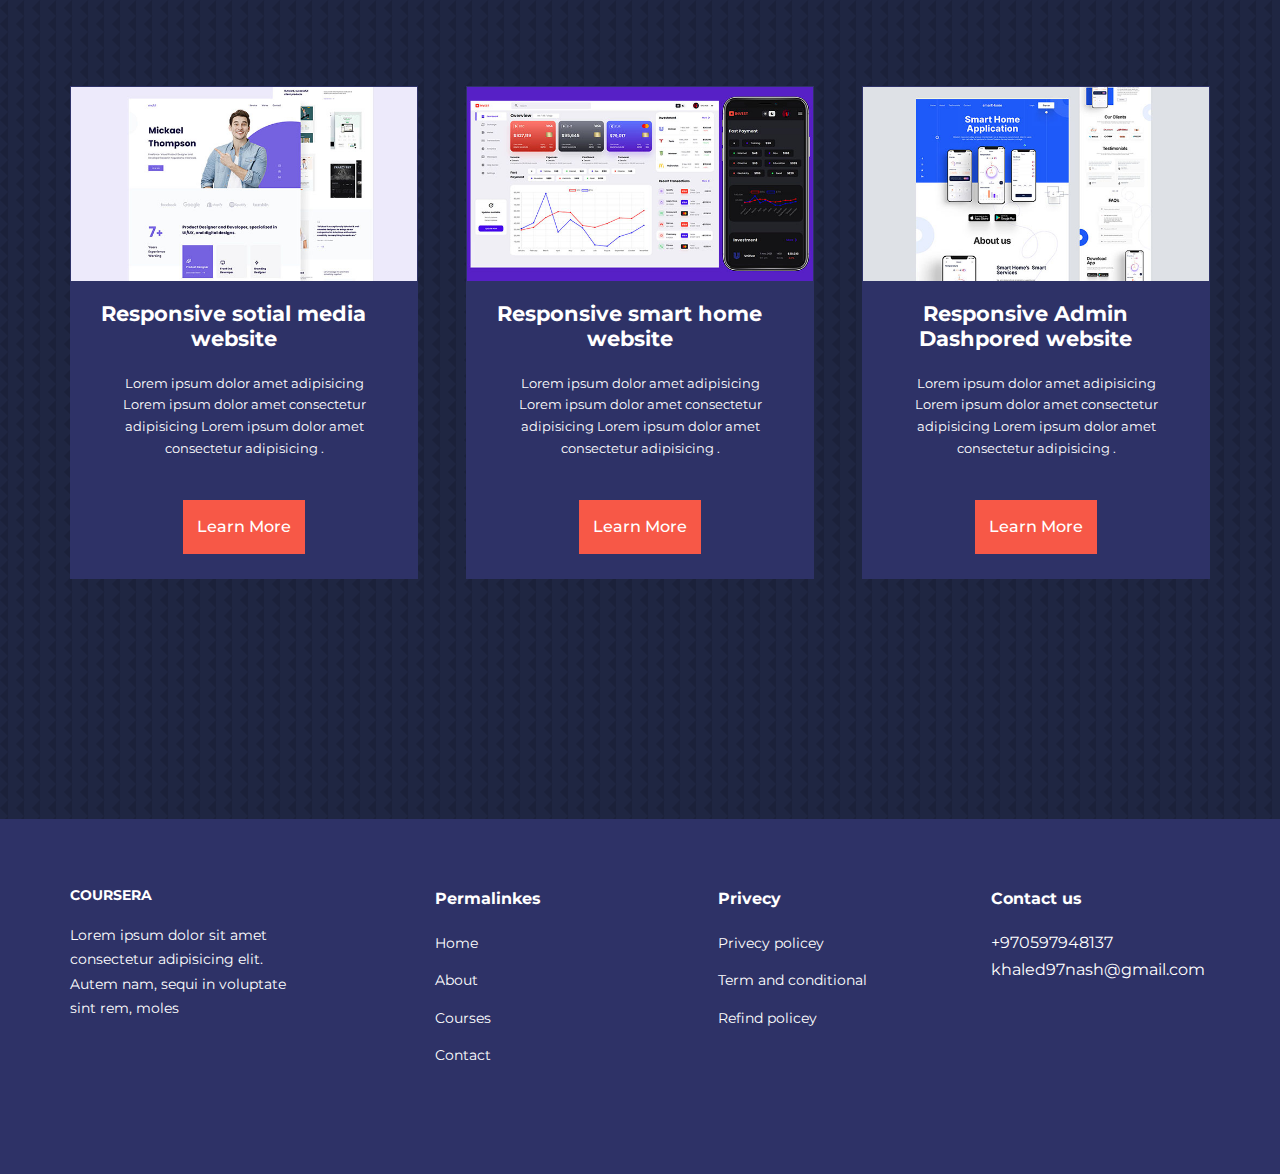
<file: courses.html>
<!DOCTYPE html>
<html lang="en">

<head>
    <meta charset="UTF-8">
    <meta http-equiv="X-UA-Compatible" content="IE=edge">
    <meta name="viewport" content="width=device-width, initial-scale=1.0">
    <link rel="stylesheet" href="css/courses.css">
    <link rel="stylesheet" href="css/global.css">
    <link rel="stylesheet" href="css/style.css">
    <link rel="preconnect" href="https://fonts.googleapis.com">
    <link rel="preconnect" href="https://fonts.gstatic.com" crossorigin>
    <link href="https://fonts.googleapis.com/css2?family=Montserrat:wght@300;400;500;600;700&display=swap"
        rel="stylesheet">
    <link rel="shortcut icon" href="./images/about achievements.svg" type="image/x-icon">
    <link rel="stylesheet" href="https://unicons.iconscout.com/release/v4.0.0/css/line.css">
    <title>edictional course </title>
    <style>
        body {
            background-image: url("./images//bg-texture.png");
        }
    </style>
</head>

<body>

    <nav>
        <div class="container nav__container">
            <a href="index.html">
                <h4 class="logo">Coursera</h4>
            </a>
            <ul class="nav_menu">
                <li><a href="index.html">Home</a></li>
                <li><a href="about.html">About</a></li>
                <li><a href="courses.html">Courses</a></li>
                <li><a href="contact.html">Contact</a></li>
            </ul>
            <button id="open_menu"><i class="uil uil-bars"></i></button>
            <button id="close_menu"><i class="uil uil-multiply"></i></button>

        </div>
    </nav>
    <section class="course">
        <div class="container container__course">
            <article class="card_course">
                <img src="/images/course1.jpg" alt="course">
                <h4>Responsive sotial media website</h4>
                <p>Lorem ipsum dolor amet adipisicing Lorem ipsum dolor amet consectetur adipisicing Lorem ipsum dolor amet
                    consectetur adipisicing .</p>
                <a class="btn btn_header" href="courses.html">Learn more</a>
            </article>
            <article class="card_course">
                <img src="/images/course2.jpg" alt="course">
                <h4>Responsive smart home website</h4>
                <p>Lorem ipsum dolor amet adipisicing Lorem ipsum dolor amet consectetur adipisicing Lorem ipsum dolor amet
                    consectetur adipisicing .</p>
                <a class="btn btn_header" href="courses.html">Learn more</a>
            </article>
            <article class="card_course">
                <img src="/images/course3.jpg" alt="course">
                <h4>Responsive Admin Dashpored website</h4>
                <p>Lorem ipsum dolor amet adipisicing Lorem ipsum dolor amet consectetur adipisicing Lorem ipsum dolor amet
                    consectetur adipisicing .</p>
                <a class="btn btn_header" href="courses.html">Learn more</a>
            </article>
            <article class="card_course">
                <img src="/images/course4.jpg" alt="course">
                <h4>Responsive sotial media website</h4>
                <p>Lorem ipsum dolor amet adipisicing Lorem ipsum dolor amet consectetur adipisicing Lorem ipsum dolor amet
                    consectetur adipisicing .</p>
                <a class="btn btn_header" href="courses.html">Learn more</a>
            </article>
            <article class="card_course">
                <img src="/images/course5.jpg" alt="course">
                <h4>Responsive smart home website</h4>
                <p>Lorem ipsum dolor amet adipisicing Lorem ipsum dolor amet consectetur adipisicing Lorem ipsum dolor amet
                    consectetur adipisicing .</p>
                <a class="btn btn_header" href="courses.html">Learn more</a>
            </article>
            <article class="card_course">
                <img src="/images/course6.jpg" alt="course">
                <h4>Responsive Admin Dashpored website</h4>
                <p>Lorem ipsum dolor amet adipisicing Lorem ipsum dolor amet consectetur adipisicing Lorem ipsum dolor amet
                    consectetur adipisicing .</p>
                <a class="btn btn_header" href="courses.html">Learn more</a>
            </article>
            <article class="card_course">
                <img src="/images/course7.jpg" alt="course">
                <h4>Responsive sotial media website</h4>
                <p>Lorem ipsum dolor amet adipisicing Lorem ipsum dolor amet consectetur adipisicing Lorem ipsum dolor amet
                    consectetur adipisicing .</p>
                <a class="btn btn_header" href="courses.html">Learn more</a>
            </article>
            <article class="card_course">
                <img src="/images/course8.jpg" alt="course">
                <h4>Responsive smart home website</h4>
                <p>Lorem ipsum dolor amet adipisicing Lorem ipsum dolor amet consectetur adipisicing Lorem ipsum dolor amet
                    consectetur adipisicing .</p>
                <a class="btn btn_header" href="courses.html">Learn more</a>
            </article>
            <article class="card_course">
                <img src="/images/course9.jpg" alt="course">
                <h4>Responsive Admin Dashpored website</h4>
                <p>Lorem ipsum dolor amet adipisicing Lorem ipsum dolor amet consectetur adipisicing Lorem ipsum dolor amet
                    consectetur adipisicing .</p>
                <a class="btn btn_header" href="courses.html">Learn more</a>
            </article>
            <article class="card_course">
                <img src="/images/course10.jpg" alt="course">
                <h4>Responsive sotial media website</h4>
                <p>Lorem ipsum dolor amet adipisicing Lorem ipsum dolor amet consectetur adipisicing Lorem ipsum dolor amet
                    consectetur adipisicing .</p>
                <a class="btn btn_header" href="courses.html">Learn more</a>
            </article>
            <article class="card_course">
                <img src="/images/course11.jpg" alt="course">
                <h4>Responsive smart home website</h4>
                <p>Lorem ipsum dolor amet adipisicing Lorem ipsum dolor amet consectetur adipisicing Lorem ipsum dolor amet
                    consectetur adipisicing .</p>
                <a class="btn btn_header" href="courses.html">Learn more</a>
            </article>
            <article class="card_course">
                <img src="/images/course12.jpg" alt="course">
                <h4>Responsive Admin Dashpored website</h4>
                <p>Lorem ipsum dolor amet adipisicing Lorem ipsum dolor amet consectetur adipisicing Lorem ipsum dolor amet
                    consectetur adipisicing .</p>
                <a class="btn btn_header" href="courses.html">Learn more</a>
            </article>
            <article class="card_course">
                <img src="/images/course13.jpg" alt="course">
                <h4>Responsive sotial media website</h4>
                <p>Lorem ipsum dolor amet adipisicing Lorem ipsum dolor amet consectetur adipisicing Lorem ipsum dolor amet
                    consectetur adipisicing .</p>
                <a class="btn btn_header" href="courses.html">Learn more</a>
            </article>
            <article class="card_course">
                <img src="/images/course14.jpg" alt="course">
                <h4>Responsive smart home website</h4>
                <p>Lorem ipsum dolor amet adipisicing Lorem ipsum dolor amet consectetur adipisicing Lorem ipsum dolor amet
                    consectetur adipisicing .</p>
                <a class="btn btn_header" href="courses.html">Learn more</a>
            </article>
            <article class="card_course">
                <img src="/images/course15.jpg" alt="course">
                <h4>Responsive Admin Dashpored website</h4>
                <p>Lorem ipsum dolor amet adipisicing Lorem ipsum dolor amet consectetur adipisicing Lorem ipsum dolor amet
                    consectetur adipisicing .</p>
                <a class="btn btn_header" href="courses.html">Learn more</a>
            </article>
            <article class="card_course">
                <img src="/images/course16.jpg" alt="course">
                <h4>Responsive sotial media website</h4>
                <p>Lorem ipsum dolor amet adipisicing Lorem ipsum dolor amet consectetur adipisicing Lorem ipsum dolor amet
                    consectetur adipisicing .</p>
                <a class="btn btn_header" href="courses.html">Learn more</a>
            </article>
            <article class="card_course">
                <img src="/images/course17.jpg" alt="course">
                <h4>Responsive smart home website</h4>
                <p>Lorem ipsum dolor amet adipisicing Lorem ipsum dolor amet consectetur adipisicing Lorem ipsum dolor amet
                    consectetur adipisicing .</p>
                <a class="btn btn_header" href="courses.html">Learn more</a>
            </article>
            <article class="card_course">
                <img src="/images/course18.jpg" alt="course">
                <h4>Responsive Admin Dashpored website</h4>
                <p>Lorem ipsum dolor amet adipisicing Lorem ipsum dolor amet consectetur adipisicing Lorem ipsum dolor amet
                    consectetur adipisicing .</p>
                <a class="btn btn_header" href="courses.html">Learn more</a>
            </article>
    
        </div>
    </section>
    <footer>
        <div class="container container__footer">
    
            <div class="columen col_0">
                <a href="index.html">
                    <h4 class="logo">Coursera</h4>
                </a>
                <p class="main_footer_text">Lorem ipsum dolor sit amet consectetur adipisicing elit. Autem nam, sequi in
                    voluptate sint rem, moles</p>
            </div>
    
            <div class="columen col_1">
                <h4>Permalinkes</h4>
                <ul class="permalinkes">
                    <li><a href="index.html">Home</a></li>
                    <li><a href="about.html">About</a></li>
                    <li><a href="courses.html">Courses</a></li>
                    <li><a href="contact.html">Contact</a></li>
                </ul>
            </div>
    
            <div class="columen col_2">
                <h4>Privecy</h4>
                <ul class="permalinkes">
                    <li><a href="#">Privecy policey</a></li>
                    <li><a href="#">Term and conditional</a></li>
                    <li><a href="#">Refind policey</a></li>
                </ul>
            </div>
    
            <div class="columen col_3">
                <h4>Contact us</h4>
                <p>+970597948137</p>
                <p class="email">khaled97nash@gmail.com</p>
                <div class="icon_footer">
                    <a href="#"> <i class="uil uil-facebook-f"></i></a>
                    <a href="#"><i class="uil uil-instagram-alt"></i></a>
                    <a href="#"><i class="uil uil-twitter"></i></a>
                    <a href="#"> <i class="uil uil-linkedin-alt"></i></a>
                </div>
            </div>
    
        </div>
    </footer>
<script src="/main.js"></script>

</body>
</html>
</file>
<file: css/style.css>
/* start nav bar*/
nav{
    height: 5rem;
    background-color: transparent;
    width: 100vw;
    position: fixed;
    top: 0;
    z-index: 122;
}

.window-scroll{
    background-color: var(--primary-color);
    box-shadow: 0 1rem 2rem rgb(0, 0, 0, .2);
}

.nav__container{
    display: flex;
    justify-content: space-between;
    align-items: center;
    height: 100%;
}

.logo{
    font-weight: bold;
    color: white;
    text-transform: uppercase;
}

.nav_menu  {
display: flex;
align-items: center;
gap: 4rem;
}

.nav_menu li{
    animation: animateNavIteam 1s linear forwards;
        -webkit-animation: animateNavIteam 1s linear forwards;
        transform-origin: top right;
        opacity: 0;
}

.nav_menu li a {
    position: relative;
    color: rgb(246, 240, 240);

}

.nav_menu li:nth-child(2) {
    animation-delay: 200ms;
}

.nav_menu li:nth-child(3) {
    animation-delay: 400ms;}

.nav_menu li:nth-child(4) {
    animation-delay: 600ms;}

@keyframes animateNavIteam {
    0%{
        transform: rotateZ(-90deg) rotateX(90deg) scale(0.1);
        -webkit-transform: rotateZ(-90deg) rotateX(90deg) scale(0.1);
        -moz-transform: rotateZ(-90deg) rotateX(90deg) scale(0.1);
        -ms-transform: rotateZ(-90deg) rotateX(90deg) scale(0.1);
        -o-transform: rotateZ(-90deg) rotateX(90deg) scale(0.1);
}

    100%{
        transform: rotateZ(0deg)  rotateX(0deg) scale(1);
        -webkit-transform: rotateZ(0deg)  rotateX(0deg) scale(1);
        -moz-transform: rotateZ(0deg)  rotateX(0deg) scale(1);
        -ms-transform: rotateZ(0deg)  rotateX(0deg) scale(1);
        -o-transform: rotateZ(0deg)  rotateX(0deg) scale(1);
        opacity: 1;
}
}

.nav_menu li a::before {
    content: '';
    position: absolute;
    width: 100%;
    height: 4px;
    border-radius: 4px;
    background-color: var(--color-bg2);
    bottom: -10px;
    left: 0;
    transform-origin: right;
    transform: scaleX(0);
    transition: transform .3s ease-in-out;
    -webkit-transition: transform .3s ease-in-out;
    -moz-transition: transform .3s ease-in-out;
    -ms-transition: transform .3s ease-in-out;
    -o-transition: transform .3s ease-in-out;
}

.nav_menu li a:hover::before {
    transform-origin: left;
    transform: scaleX(1);
}

nav button{
    display: none;
}
  

.btn{
    display: inline-block;
    background-color: white;
    color: black;
    border: 1px solid transparent;
    font-weight: 500;
}

@media screen and (max-width:1024px) {
        nav button {
        display: inline-block;
        background-color: transparent;
        font-size: 1.8rem;
        color: white;
    }
      nav button#close_menu{
        display: none;
      }
     .nav_menu {
        position: fixed;
        top: 5rem;
        right: 5%;
        flex-direction: column;
        width: 18rem;
        height: fit-content;
        gap: 0;
        display: none;
     }
         .nav_menu li{
            width: 100%;
            height: 4.8rem;
         }
        .nav_menu li a{
            background-color: var(--primary-color);
            box-shadow: -4rem 6rem 10rem rgb(0, 0, 0, .6);
            width: 100%;
            height: 100%;
            display: grid;
            place-items: center;
        }

        .nav_menu li a:hover{
            background-color: var(--color-bg2);
            color: white;
        }

         .nav_menu li a::before {
            display: none;
         }
}


/* end nav bar*/


/* start header */
header{
    width: 100%;
        height: 70vh;
    position: relative;
    top: 5rem;
    overflow: hidden;
    margin-bottom: 5rem;
}
.container__header{
    height: 100%;
    display: grid;
    grid-template-columns: repeat(auto-fill , minmax(450px , 1fr));
    gap: 5rem;
    align-items: center;
}


.header_right__side p {
    font-size: .9rem;
}

.btn_header{
    background-color: var(--color-danger);
    color: white;
    padding: .8rem;
    text-transform: capitalize;
    margin: 1.5rem .2rem;
    transition: var(--transition);
    -webkit-transition: var(--transition);
    -moz-transition: var(--transition);
    -ms-transition: var(--transition);
    -o-transition: var(--transition);
}

.btn_header:hover {
background-color: transparent;
border: 1px solid white;
color: white;
}


@media screen and (max-width:1024px) {
        .container__header {
        grid-template-columns: repeat(auto-fill, minmax(300px, 1fr));
    }
        .header_right__side h1 {
            font-size: 1.8rem;
        }
                .header_right__side p {
                    font-size: .9rem;
                }

        .btn_header {
            background-color: var(--color-danger);
            color: white;
            padding: .4rem;
            text-transform: capitalize;
            margin: 1.5rem .2rem;
            transition: var(--transition);
            -webkit-transition: var(--transition);
            -moz-transition: var(--transition);
            -ms-transition: var(--transition);
            -o-transition: var(--transition);
        }
}

@media screen and (max-width:600px) {
    .header_right__side  {
        margin-top: 3rem;
            text-align: center;
        }
}
/* end header */


/* start categories */

.categories{
    width: 100vw;
    height: 70vh;
    background-color: var(--color-bg1);
    margin-bottom: 5rem;
     margin-top: 10rem;
}

.container__categories{
    height: 100%;
    display: grid;
    grid-template-columns: 40% 60%;
        gap: 1.2rem;    
}

.categories_right__side h1{
 margin:2rem 0;
}
.categories_right__side p {
    margin: 2rem 0;
}
.btn_categories{
    padding: .8rem;
    text-transform: capitalize;
    margin-bottom: 2rem;
}
.btn_categories:hover {
    background-color: transparent;
    border: 1px solid white;
    color: white;
    transition: var(--transition);
    -webkit-transition: var(--transition);
    -moz-transition: var(--transition);
    -ms-transition: var(--transition);
    -o-transition: var(--transition);
}
.categories_left__side{
    display: grid;
    grid-template-columns: repeat(auto-fill, minmax(200px, 1fr));        gap: 1.2rem;
}
.card{
     background-color: var(--color-bg2);
     border-radius:15% ;
     -webkit-border-radius:15% ;
     -moz-border-radius:15% ;
     -ms-border-radius:15% ;
     -o-border-radius:15% ;
     padding: 2rem;
    margin-bottom: 1rem;
}
.card:hover {
    box-shadow: 0 3rem 3rem rgb(0, 0, 0, .3);
    transition: var(--transition);
    -webkit-transition: var(--transition);
    -moz-transition: var(--transition);
    -ms-transition: var(--transition);
    -o-transition: var(--transition);
    z-index: 4;
}

.card h5 {
    margin: 2rem 0 1rem;
    
}
.card p {
    font-size: .9rem;
}

.category_icon{
    background-color: var(--primary-color);
    padding: .7rem;
    border-radius: .9rem;
    -webkit-border-radius: .9rem;
    -moz-border-radius: .9rem;
    -ms-border-radius: .9rem;
    -o-border-radius: .9rem;
}

.card:nth-child(2) .category_icon{
    background-color: var(--color-danger);
}

.card:nth-child(3) .category_icon {
    background-color: var(--color-succes);
}

.card:nth-child(4) .category_icon {
    background-color: var(--color-wearning);
}

.card:nth-child(5) .category_icon {
    background-color: var(--color-succes);}

.card:nth-child(6) .category_icon {
    background-color: var(--primary-color);
}

@media screen and (max-width:1024px) {
    .categories {
    height: 100vh;
}
.categories_right__side{
    text-align: center;
}
.container__categories {
       grid-template-columns: repeat(auto-fill, minmax(400px, 1fr));
    gap: 1.2rem;
}
    
}

@media screen and (max-width:600px) {
    .categories {
            height: 150vh;
        }
.categories_left__side {
    display: grid;
    grid-template-columns: 180px 180px;
    gap: 1.2rem;
}

.card {
    padding: 1.5rem;
    margin-bottom: 1rem;
}
}

/* end categories */

/* start course */
.course{
 width: 100%;
 margin-top: 10rem;
 margin-bottom: 5rem;
}

.header_center {
  text-align: center;
  text-transform: capitalize;
  margin-bottom: 5rem;
}

.container__course{
 display: grid;
 place-items: center;
    grid-template-columns: repeat(auto-fill, minmax(250px, 1fr));
     gap: 3rem;
}

.card_course{
    background-color: var(--color-bg1);
    text-align: center;
    margin-bottom: 4rem;
    border: 1px solid transparent;
    transition: var(--transition);
    -webkit-transition: var(--transition);
    -moz-transition: var(--transition);
    -ms-transition: var(--transition);
    -o-transition: var(--transition);
}

.card_course:hover {
    background-color: transparent;
    border-color: var(--primary-color);
}

.card_course h4 {
    margin: 1.3rem .8rem;
    width: 300px;
    font-size: 1.3rem;
}
.card_course p {
  margin: 1rem 2rem;
    font-size: .8rem;
}

@media screen and (max-width:600px) {
    .container__course {
    grid-template-columns: repeat(auto-fill, minmax(250px, 300px));   
    justify-content: center; 
    align-items: center;
}
}

/* end course */

/* start faqs */
.FAQs{
    width: 100%;
    margin-top: 10rem;
    margin-bottom: 5rem;
    background-color: var(--color-bg1);
}

.container__FAQs{
display: grid;
    place-items: center;
    grid-template-columns: repeat(auto-fill, minmax(450px, 1fr));  
      gap: 1rem;
    align-items: flex-start;
}

.card_faqs{
background-color: var(--primary-color);
width: 100%;
align-items: center;
gap: 1.4rem;
}

.card_faqs h4 {
    font-size: 1rem;
    line-height: 2.2;
}

.card_faqs span{
    align-self: flex-start;
    font-size: 1.2rem;
    padding: 2rem;
}

.card_faqs p {
    display: none;
    margin: 1.8rem;
}

.card_faqs.show p{
    display: block;
}

.card_quesstion{
    display: flex;
    align-items: center;
}

@media screen and (max-width:600px) {
    .card_faqs {
            background-color: var(--primary-color);
            justify-content: center;
            align-items: center;
            gap: 1.4rem;
            width: 70%;
            margin-left: -3rem;
        }
    
        .card_faqs h4 {
            font-size: .7rem;
            line-height: 2;
        }
    
        .card_faqs span {
            align-self: flex-start;
            font-size: 1.2rem;
            padding: .5rem;
        }
}

/* end faqs */

/* start Testimonials */
 .testimonials{
    width: 100vw;
    margin-bottom: 5rem;
    position: relative;
 }

 .container__testimonials {
     display: grid;
     place-items: center;
     grid-template-columns: 1fr 1fr;
     gap: 0rem;
     align-items: center;
     overflow-x: hidden;
 }

 .card_testimonials{
   display: flex;
   flex-direction: column;
   align-items: center;
 }
 .card_testimonials img{
    width: 6rem;
    height:6rem;
    border-radius: 50%;
    -webkit-border-radius: 50%;
    -moz-border-radius: 50%;
    -ms-border-radius: 50%;
    -o-border-radius: 50%;
    border: 1rem solid var(--color-bg1);
}

  .card_testimonials .testimonials_text {
   background-color: var(--primary-color);
   padding: 2rem;
   position: relative;
  }

  .card_testimonials .testimonials_text::after {
   content: '';
   position: absolute;
   display: block;
   top: -1.5em;
   left: 45%;
   width: 3rem;
   height: 3rem;
   background:linear-gradient(135deg  ,transparent , var(--primary-color) , var(--primary-color) );
   z-index: 11;
   transform:   rotate(45deg);
  
}


 .card_testimonials .name {
    font-size: 1rem;
            margin: 0;
                margin-top: 25px;
 }

  .card_testimonials .career {
    font-size: .9rem;
        margin: 0;
            margin-bottom: 40px;
  }


/* end Testimonials */

/* start footer */
footer{
    background-color: var(--color-bg1);
    padding-top: 3rem;
    padding-bottom: 4rem;
}
 .container__footer {
     display: grid;
     place-items: center;
     grid-template-columns: repeat(4 , 1fr);
     gap: 5rem;
     align-items: flex-start;
     padding-bottom: 2rem;
 }

 .columen{
    display: flex;
    flex-direction: column;
    justify-content: space-between;
    align-items: flex-start;
 }

.main_footer_text{
    font-size: .9rem;
}
  .columen p {
    margin: 0;
    
  }
.columen .email {
    margin-bottom: 2rem;
}
  .columen li {
    margin-bottom: 10px;
  }
  .columen a{
    color: white;
    font-size: .9rem;
  }
.columen i {
    margin-left: 20px;
}
.copy{
    display: flex;
    justify-content: center;
    align-items: center;
    margin-bottom: 5px;
}
 @media screen and (max-width:1024px) {
     .container__footer {
         grid-template-columns: 1fr 1fr;
     }
    }

        @media screen and (max-width:600px) {
            .container__footer {
                    grid-template-columns:  1fr;
                    align-items: center;
    }
    .columen  {
        display: flex;
            flex-direction: column;
            justify-content: center;
            align-items: center;
            text-align: center;
    }

}
/* end footer */
</file>
<file: css/global.css>
* {
    -webkit-box-sizing: border-box;
    -moz-box-sizing: border-box;
    box-sizing: border-box;
     outline: 0;
     border: 0;
}

:root {
    --primary-color: #6c63ff;
    --main-color-alt: #1787e0;
    --color-succes:#00bf8e;
    --color-wearning: #f7cd4b;
    --color-danger:#f75847;
    --color-danger-valient: rgba(247 , 88 , 66 , .4);
    --color-light: rgba(255, 255, 255, .7);
    --transition: all 400ms ease ;
    --color-bg:#1f2642;
    --color-bg1:#2e3267;
    --color-bg2: #424890;
    
}
html {
    scroll-behavior: smooth;
}

body {
font-family: 'Montserrat', sans-serif;
   margin: 0;
   padding: 0;
    background-color: var(--color-bg);
    line-height: 1.7;
    color: white;
    overflow-x: hidden;
}

a {
    text-decoration: none;
}

ul {
    list-style: none;
    margin: 0;
    padding: 0;
}

.container {
    padding-left: 15px;
    padding-right: 15px;
    margin-left: auto;
    margin-right: auto;
}

section{
    padding: 6rem 0;
}
h1,h2,h3,h4,h5,h6{
    line-height: 1.2;
}
h1{
    font-size: 2.4rem;
}

h2 {
    font-size: 2rem;
}

h3 {
    font-size: 1.6rem;
}

img{
    width: 100%;
    display: block;
    object-fit: cover;
}
/* Small */
@media (min-width: 768px) {
    .container {
        width: 750px;
    }
}

/* Medium */
@media (min-width: 992px) {
    .container {
        width: 970px;
    }
}

/* Large */
@media (min-width: 1200px) {
    .container {
        width: 1170px;
    }
}
</file>
<file: css/about.css>
/*
start Hero
*/
 .about-container{
    display: grid;
    grid-template-columns: repeat(auto-fill , minmax(450px , 1fr)) ;
    gap: 2rem;
  
 }
.about-icon1 ,.about-icon2 ,.about-icon3{
    width: 50px;
    height: 60px;
    border-radius: 8px;
    -webkit-border-radius: 8px;
    -moz-border-radius: 8px;
    -ms-border-radius: 8px;
    -o-border-radius: 8px;
    display: flex;
        justify-content: center;
        align-items: center;
        margin-top: 1rem;
        margin-bottom: 2rem;
}
.about-icon1{
    background-color: var(--color-danger);
}
.about-icon2{
    background-color: var(--color-succes);
}
.about-icon3{
    background-color: #6c61f3;
    
}
.about-icon1 i,
.about-icon2 i,
.about-icon3 i{
    font-size: 22px;
     
}
.about-right img {
    width: 450px;
    
}

.about-left{
    display: flex;
        flex-direction: column;
        gap: 2rem;
}

.low{
    display: flex;
    align-items: center;
    gap: 1rem;
}
.about-card{
    background-color: var(--color-bg1);
    display: flex;
    justify-content: center;
    align-items: center;
    flex-direction: column;
    padding: .5rem 1rem;
    border-radius: 8px;
    -webkit-border-radius: 8px;
    -moz-border-radius: 8px;
    -ms-border-radius: 8px;
    -o-border-radius: 8px;
    width: 200px;
    height: 200px;
    transition: var(--transition);
    -webkit-transition: var(--transition);
    -moz-transition: var(--transition);
    -ms-transition: var(--transition);
    -o-transition: var(--transition);
}

.about-card:hover{
    background-color: var(--color-bg2);
    box-shadow: 0 3rem 3rem rgba(0 , 0 , 0  , 0.3);
    }

.about-hea{
    font-weight: bold;
}
.about-paragrph{
    margin-bottom: 10px;
}

@media screen and (max-width: 992px) {
.about-container {
        display: grid;
        grid-template-columns: repeat(auto-fill, minmax(250px, 1fr));
        gap: 2rem;
        place-items: center;

    }

        .low {
            display: flex;
            align-items: center;
            gap: 1rem;
            flex-wrap: wrap;
        }

                .about-right img {
                    width: 250px;
        
                }
.about-card{
    width: 140px;
    height: 140px;
}

.about-icon1 i,
.about-icon2 i,
.about-icon3 i {
    font-size: 16px;

}

.about-icon1,
.about-icon2,
.about-icon3 {
    width: 40px;
    height: 80px;
    border-radius: 8px;
    -webkit-border-radius: 8px;
    -moz-border-radius: 8px;
    -ms-border-radius: 8px;
    -o-border-radius: 8px;
    display: flex;
    justify-content: center;
    align-items: center;
    margin-top: 1rem;
        margin-bottom: 1rem;
}

.about-hea {
    font-weight: bold;
}

.about-paragrph {
    margin-bottom: 20px;
}
}

/* end Hero */

/* start team */

.about-team{
    box-shadow: inset 0 0 3rem rgba(0 , 0 , 0  , 0.5);
}
.team-head{
    text-align: center;
    margin-bottom: 3rem;
}

.team-member{
    display: grid;
    grid-template-columns: repeat(auto-fill, minmax(250px, 1fr));
    gap: 2rem;

}

.team-card{
        background-color: var(--color-bg2);
        display: flex;
        flex-direction: column;
            justify-content: center;
            align-items: center;
                border-radius: 8px;
                    -webkit-border-radius: 8px;
                    -moz-border-radius: 8px;
                    -ms-border-radius: 8px;
                    -o-border-radius: 8px;
                    position: relative;
                    overflow: hidden;
}




.team-card img{
    width: 200px;
    object-fit: contain;
    filter: grayscale(90%);
    -webkit-filter: grayscale(90%);
    transition: var(--transition);
    -webkit-transition: var(--transition);
    -moz-transition: var(--transition);
    -ms-transition: var(--transition);
    -o-transition: var(--transition);
    border-radius: 8px;
    -webkit-border-radius: 8px;
    -moz-border-radius: 8px;
    -ms-border-radius: 8px;
    -o-border-radius: 8px;
    margin: 1rem 0;
}

.team-card:hover img {
    filter: grayscale(0%);
    -webkit-filter: grayscale(0%);
}
.team-card:hover  {
    background-color: transparent;
    border: 1px solid var(--color-light);
}

.team-card-head{
    font-size: 18px;
    font-weight: bold;
}

.Tutor{
    font-size: 14px;
    color: var(--color-light);
}

.team-socials{
        position: absolute;
        top: 50%;
        transform: translateY(-50%);
        right: -100%;
        display: flex;
        flex-direction: column;
        background-color: var(--primary-color);
        border-radius: 1rem 0 0 1rem ;
        -webkit-border-radius: 1rem 0 0 1rem ;
        -moz-border-radius: 1rem 0 0 1rem ;
        -ms-border-radius: 1rem 0 0 1rem ;
        -o-border-radius: 1rem 0 0 1rem ;
        -webkit-transform: translateY(-50%);
        -moz-transform: translateY(-50%);
        -ms-transform: translateY(-50%);
        -o-transform: translateY(-50%);
        box-shadow: -2rem 0 2rem rgba(0, 0, 0, 0.3);
        transition: var(--transition);
        -webkit-transition: var(--transition);
        -moz-transition: var(--transition);
        -ms-transition: var(--transition);
        -o-transition: var(--transition);
}

.team-card:hover .team-socials{
    right: 0;
}
.team-socials a{
    padding: 1rem;
    color: white;
    transition: var(--transition);
    -webkit-transition: var(--transition);
    -moz-transition: var(--transition);
    -ms-transition: var(--transition);
    -o-transition: var(--transition);
}

.team-socials a:hover {
    background-color: var(--color-bg1);
    border-radius: 8px;
    -webkit-border-radius: 8px;
    -moz-border-radius: 8px;
    -ms-border-radius: 8px;
    -o-border-radius: 8px;
}


/* end team */
</file>
<file: css/contact.css>
.contact-container{
    background: var(--color-bg1);
    padding: 4rem;
    display:grid;
    grid-template-columns: 37% 57%;
    gap: 4rem;
    height: 30rem;
    margin: 7rem auto  ;
    border-radius: 1rem;
    -webkit-border-radius: 1rem;
    -moz-border-radius: 1rem;
    -ms-border-radius: 1rem;
    -o-border-radius: 1rem;
}

.contact-aside{
    background: var(--primary-color);
    padding: 3rem;
    border-radius: 1rem;
    -webkit-border-radius: 1rem;
    -moz-border-radius: 1rem;
    -ms-border-radius: 1rem;
    -o-border-radius: 1rem;
    position: relative;
    bottom: 10rem;
    margin-left: 4rem;
}

.aside-image{
    width: 12rem;
    margin-bottom: 2rem;
}

.contact-aside h2{
 text-align: left;
 margin-bottom: 1rem;
 text-transform: capitalize;
}
.contact-aside p {
    font-size: .9rem;
    margin-bottom: 1rem;
}

.contact-detail li{
    display: flex;
    gap: 1rem;
    align-items: center;
}

.contact-socials{
    display:flex;
    gap: .8rem;
    margin-top: 3rem;
}
.contact-socials a {
    background-color: var(--color-bg2);
    padding: .5rem;
    border-radius: 50%;
    -webkit-border-radius: 50%;
    -moz-border-radius: 50%;
    -ms-border-radius: 50%;
    -o-border-radius: 50%;
    font-size: .9rem;
    transition: var(--transition) ;
    -webkit-transition: var(--transition) ;
    -moz-transition: var(--transition) ;
    -ms-transition: var(--transition) ;
    -o-transition: var(--transition) ;
        color: white;
}
.contact-socials a:hover {
     background: transparent;
}

/* form*/
.contact-form{
    display: flex;
    flex-direction: column;
    gap: 1.2rem;
    margin-right: 4rem;
}

.form-name{
    display: flex;
    gap:1.2rem;
}

.contact-form input[type="text"] {
    width: 50%;
}

input , textarea {
    padding: 1rem;
    background-color: var(--color-bg);
    width: 100%;
    color: white;
}

.contact-form .btn{
    width: max-content;
    margin-top: 1rem;
}


@media screen and (max-width: 1048px) {
    .contact{
        padding-bottom: 0;
    }
        .contact-container {
    grid-template-columns: 37% 60%;
            gap: 1.5rem;
            margin-top: 3rem;
            height: auto;
            padding: 1.5rem;

        }

        .contact-aside {
            width: auto;
            padding: 1.5rem;
            bottom: 0;
            margin-left: 1rem;
        }

    .contact-form {

            align-self: center;
            margin-right: 1.5rem;
            margin-right: 1rem;
    }
}

@media screen and (max-width: 600px) {
    .contact-container {
        grid-template-columns: 1fr;
        gap: 3rem;
        margin-top: 0;
        padding: 0;
    }

        .contact-form {
            margin: 0 1.5rem 3rem;
        }

    .form-name{
        flex-direction: column;
    }
.contact-form input[type="text"] {
    width: 100%;
}
}
</file>
<file: css/courses.css>
/* start course */
.course {
    width: 100%;
    margin-top: 10rem;
    margin-bottom: 5rem;
}

.header_center {
    text-align: center;
    text-transform: capitalize;
    margin-bottom: 5rem;
}

.container__course {
    display: grid;
    place-items: center;
    grid-template-columns: repeat(auto-fill, minmax(250px, 1fr));
    gap: 3rem;
}

.card_course {
    background-color: var(--color-bg1);
    text-align: center;
    margin-bottom: 4rem;
    border: 1px solid transparent;
    transition: var(--transition);
    -webkit-transition: var(--transition);
    -moz-transition: var(--transition);
    -ms-transition: var(--transition);
    -o-transition: var(--transition);
}

.card_course:hover {
    background-color: transparent;
    border-color: var(--primary-color);
}

.card_course h4 {
    margin: 1.3rem .8rem;
    width: 300px;
    font-size: 1.3rem;
}

.card_course p {
    margin: 1rem 2rem;
    font-size: .8rem;
}

@media screen and (max-width:600px) {
    .container__course {
        grid-template-columns: repeat(auto-fill, minmax(250px, 300px));
        justify-content: center;
        align-items: center;
    }
}



/* end course */
</file>
